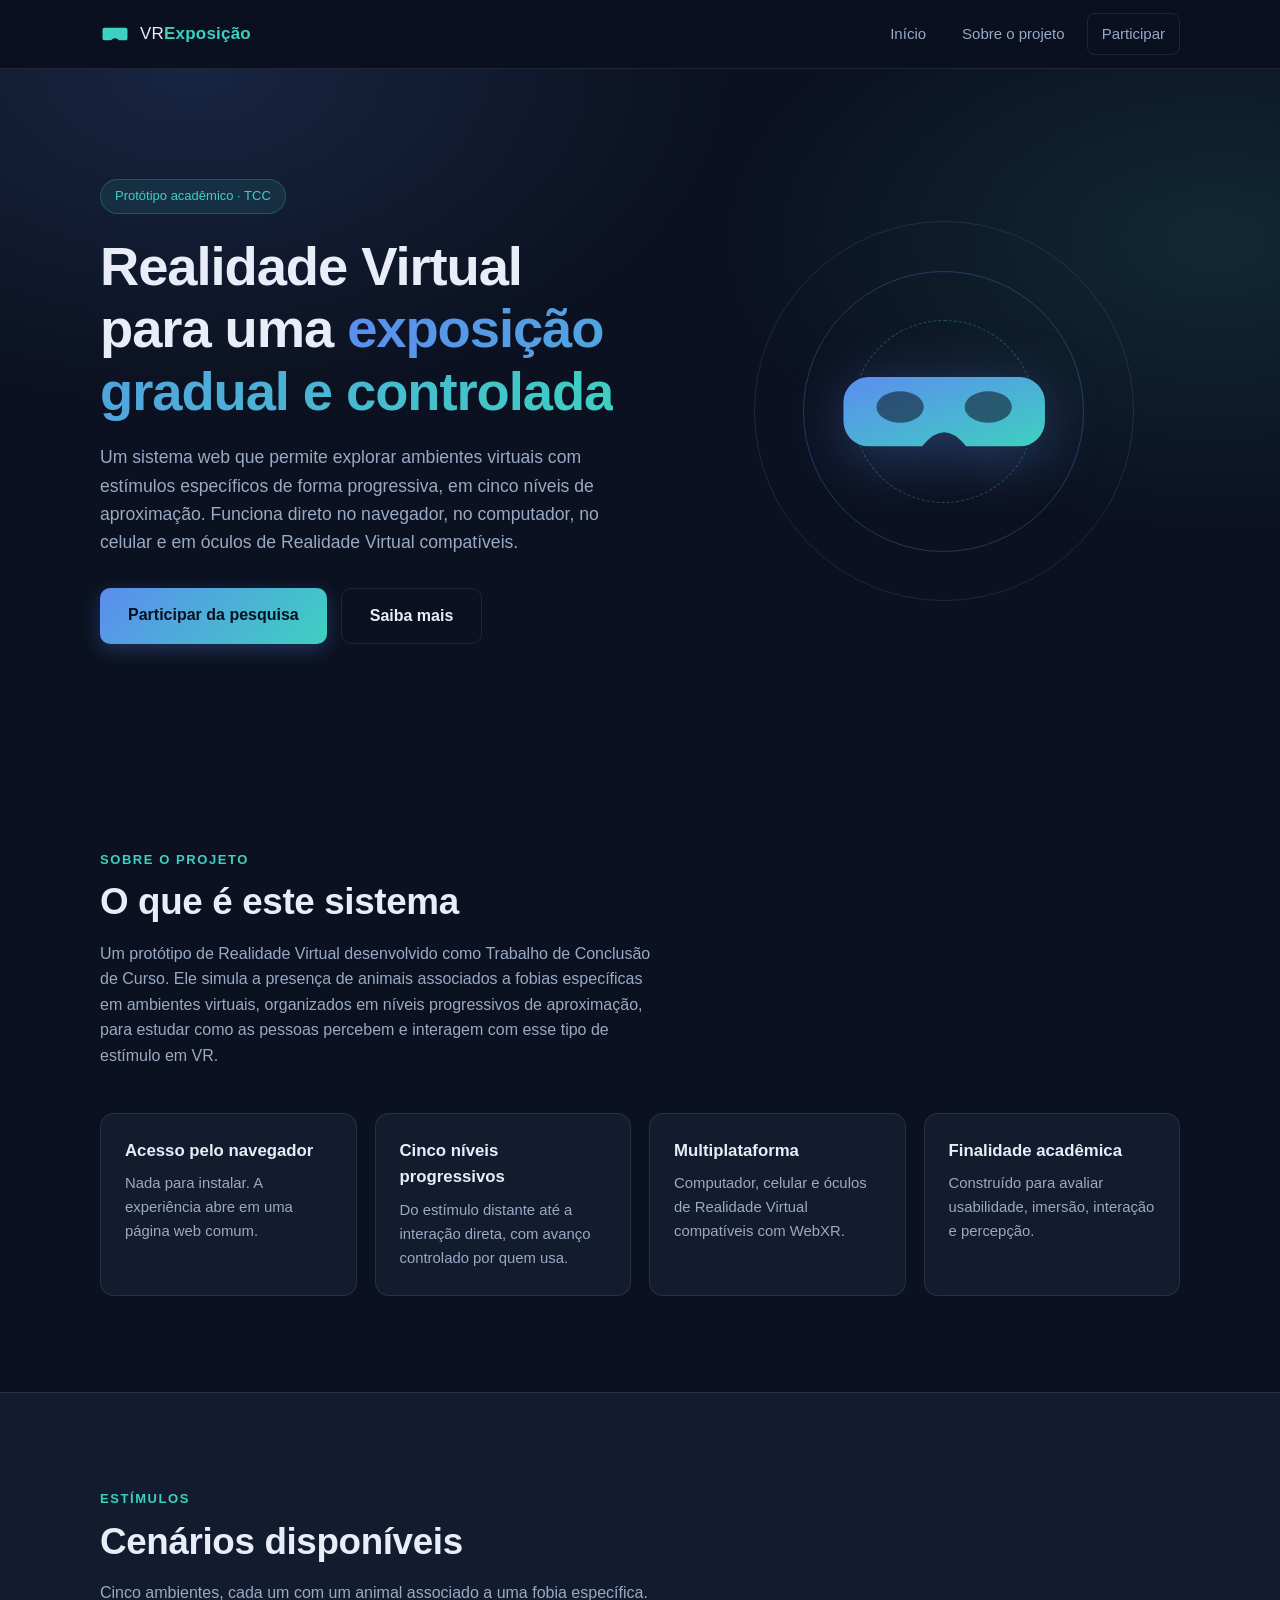
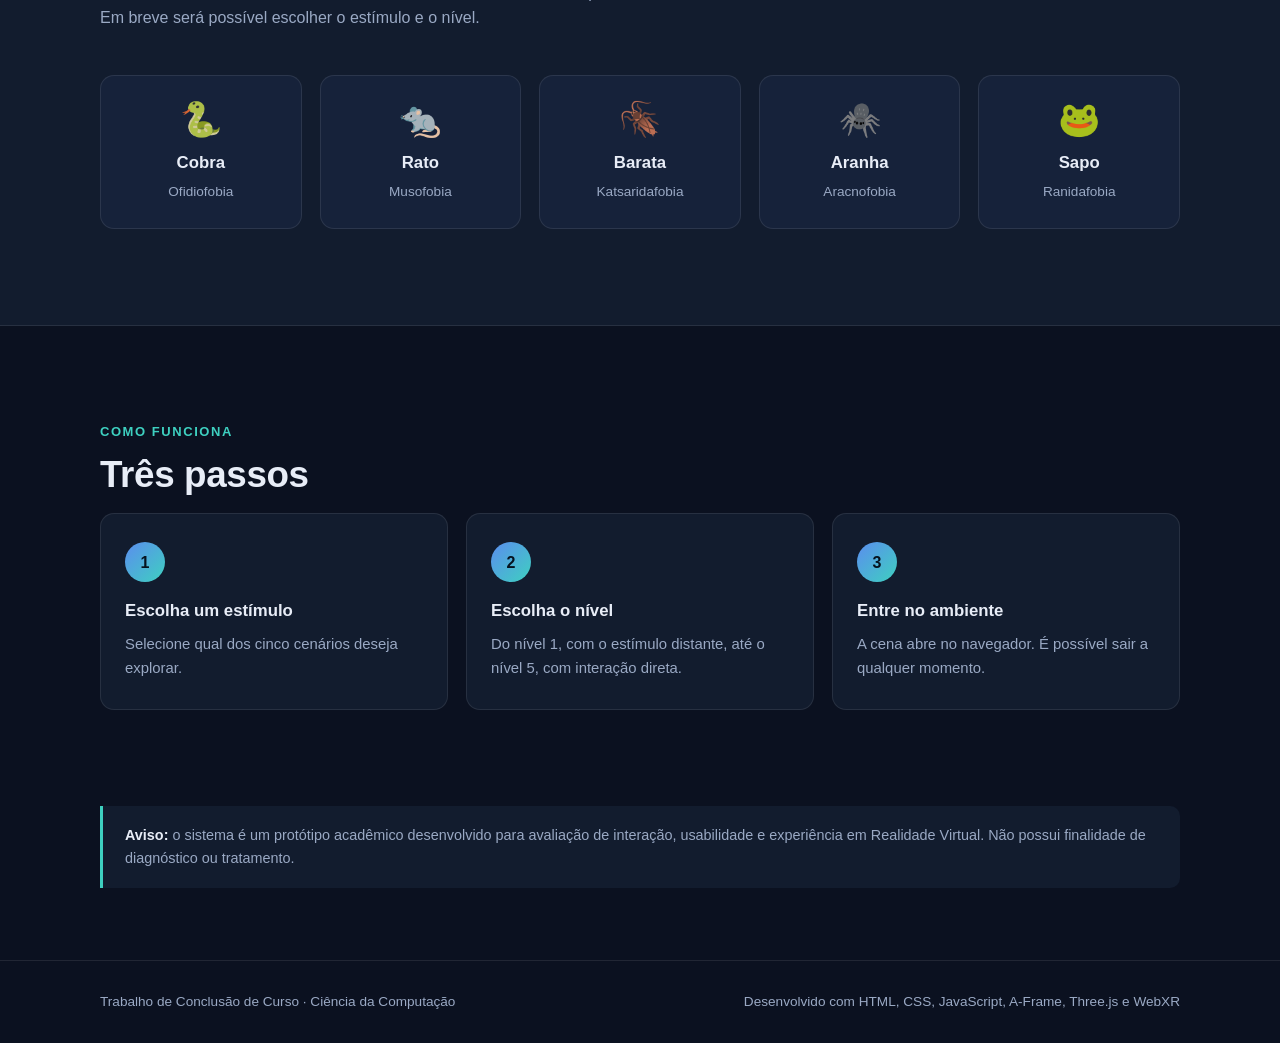
<file: index.html>
<!DOCTYPE html>
<html lang="pt-BR">
<head>
  <meta charset="UTF-8" />
  <meta name="viewport" content="width=device-width, initial-scale=1.0" />
  <meta name="description" content="Protótipo acadêmico de Realidade Virtual para navegador, com cenários de exposição gradual a estímulos associados a fobias específicas." />
  <title>VR Exposição Gradual | Protótipo Acadêmico</title>

  <!-- Favicon desenhado em SVG, embutido na propria pagina -->
  <link rel="icon" href="data:image/svg+xml,<svg xmlns='http://www.w3.org/2000/svg' viewBox='0 0 24 24'><path fill='%233ED0C0' d='M3.5 7h17a1.5 1.5 0 0 1 1.5 1.5v7a1.5 1.5 0 0 1-1.5 1.5h-5.2q-3.3-3.2-6.6 0H3.5A1.5 1.5 0 0 1 2 15.5v-7A1.5 1.5 0 0 1 3.5 7z'/></svg>" />

  <!-- Marca que o JavaScript está ativo (explicado no script.js) -->
  <script>document.documentElement.classList.add('js');</script>

  <!-- Primeiro o que e comum a todas as paginas, depois o especifico -->
  <link rel="stylesheet" href="base.css" />
  <link rel="stylesheet" href="inicio.css" />
</head>
<body>

  <!-- Atalho para quem navega pelo teclado ou usa leitor de tela -->
  <a class="pular" href="#conteudo">Pular para o conteúdo</a>

  <!-- ============ CABEÇALHO ============ -->
  <header class="cabecalho" id="inicio">
    <div class="container cabecalho__interno">

      <a class="logo" href="index.html">
        <!-- Ícone de óculos VR desenhado em SVG -->
        <svg class="logo__icone" viewBox="0 0 24 24" aria-hidden="true">
          <path d="M3.5 7h17a1.5 1.5 0 0 1 1.5 1.5v7a1.5 1.5 0 0 1-1.5 1.5h-5.2q-3.3-3.2-6.6 0H3.5A1.5 1.5 0 0 1 2 15.5v-7A1.5 1.5 0 0 1 3.5 7z" />
        </svg>
        <span class="logo__texto">VR<strong>Exposição</strong></span>
      </a>

      <!-- Botão que abre o menu no celular (controlado pelo script.js) -->
      <button class="menu-botao" id="menuBotao" aria-expanded="false" aria-controls="menu">
        <span class="menu-botao__barra"></span>
        <span class="menu-botao__barra"></span>
        <span class="menu-botao__barra"></span>
        <span class="sr-apenas">Abrir menu</span>
      </button>

      <nav class="menu" id="menu" aria-label="Navegação principal">
        <a href="#inicio">Início</a>
        <a href="#sobre">Sobre o projeto</a>
        <a href="cadastro.html" class="menu__destaque">Participar</a>
      </nav>

    </div>
  </header>

  <main id="conteudo">

    <!-- ============ HERO ============ -->
    <section class="hero">
      <div class="container hero__interno">

        <div class="hero__texto">
          <p class="selo">Protótipo acadêmico &middot; TCC</p>

          <h1 class="hero__titulo">
            Realidade Virtual para uma
            <span class="destaque">exposição gradual e controlada</span>
          </h1>

          <p class="hero__descricao">
            Um sistema web que permite explorar ambientes virtuais com estímulos
            específicos de forma progressiva, em cinco níveis de aproximação.
            Funciona direto no navegador, no computador, no celular e em óculos
            de Realidade Virtual compatíveis.
          </p>

          <div class="hero__botoes">
            <a class="botao botao--principal" href="cadastro.html">Participar da pesquisa</a>
            <a class="botao botao--secundario" href="#sobre">Saiba mais</a>
          </div>
        </div>

        <!-- Elemento visual: óculos VR em SVG com anéis animados -->
        <div class="hero__visual" aria-hidden="true">
          <span class="anel anel--1"></span>
          <span class="anel anel--2"></span>
          <span class="anel anel--3"></span>

          <svg class="oculos" viewBox="0 0 140 72">
            <defs>
              <linearGradient id="gradOculos" x1="0" y1="0" x2="1" y2="1">
                <stop offset="0%" stop-color="#5B8DEF" />
                <stop offset="100%" stop-color="#3ED0C0" />
              </linearGradient>
            </defs>
            <path
              d="M22 14 H118 A16 16 0 0 1 134 30 V42 A16 16 0 0 1 118 58 H84 Q70 40 56 58 H22 A16 16 0 0 1 6 42 V30 A16 16 0 0 1 22 14 Z"
              fill="url(#gradOculos)" />
            <ellipse cx="42" cy="33" rx="15" ry="10" fill="#0B1120" opacity="0.55" />
            <ellipse cx="98" cy="33" rx="15" ry="10" fill="#0B1120" opacity="0.55" />
          </svg>
        </div>

      </div>
    </section>

    <!-- ============ SOBRE O PROJETO ============ -->
    <section class="secao" id="sobre">
      <div class="container">

        <p class="secao__rotulo revelar">Sobre o projeto</p>
        <h2 class="secao__titulo revelar">O que é este sistema</h2>
        <p class="secao__texto revelar">
          Um protótipo de Realidade Virtual desenvolvido como Trabalho de
          Conclusão de Curso. Ele simula a presença de animais associados a
          fobias específicas em ambientes virtuais, organizados em níveis
          progressivos de aproximação, para estudar como as pessoas percebem e
          interagem com esse tipo de estímulo em VR.
        </p>

        <ul class="recursos">
          <li class="recurso revelar">
            <h3 class="recurso__titulo">Acesso pelo navegador</h3>
            <p class="recurso__texto">
              Nada para instalar. A experiência abre em uma página web comum.
            </p>
          </li>
          <li class="recurso revelar">
            <h3 class="recurso__titulo">Cinco níveis progressivos</h3>
            <p class="recurso__texto">
              Do estímulo distante até a interação direta, com avanço controlado
              por quem usa.
            </p>
          </li>
          <li class="recurso revelar">
            <h3 class="recurso__titulo">Multiplataforma</h3>
            <p class="recurso__texto">
              Computador, celular e óculos de Realidade Virtual compatíveis com
              WebXR.
            </p>
          </li>
          <li class="recurso revelar">
            <h3 class="recurso__titulo">Finalidade acadêmica</h3>
            <p class="recurso__texto">
              Construído para avaliar usabilidade, imersão, interação e
              percepção.
            </p>
          </li>
        </ul>

      </div>
    </section>

    <!-- ============ ESTÍMULOS ============ -->
    <section class="secao secao--alternada" id="estimulos">
      <div class="container">

        <p class="secao__rotulo revelar">Estímulos</p>
        <h2 class="secao__titulo revelar">Cenários disponíveis</h2>
        <p class="secao__texto revelar">
          Cinco ambientes, cada um com um animal associado a uma fobia
          específica. Em breve será possível escolher o estímulo e o nível.
        </p>

        <ul class="cards">
          <li class="card revelar">
            <span class="card__icone">🐍</span>
            <h3 class="card__titulo">Cobra</h3>
            <p class="card__texto">Ofidiofobia</p>
          </li>
          <li class="card revelar">
            <span class="card__icone">🐀</span>
            <h3 class="card__titulo">Rato</h3>
            <p class="card__texto">Musofobia</p>
          </li>
          <li class="card revelar">
            <span class="card__icone">🪳</span>
            <h3 class="card__titulo">Barata</h3>
            <p class="card__texto">Katsaridafobia</p>
          </li>
          <li class="card revelar">
            <span class="card__icone">🕷️</span>
            <h3 class="card__titulo">Aranha</h3>
            <p class="card__texto">Aracnofobia</p>
          </li>
          <li class="card revelar">
            <span class="card__icone">🐸</span>
            <h3 class="card__titulo">Sapo</h3>
            <p class="card__texto">Ranidafobia</p>
          </li>
        </ul>

      </div>
    </section>

    <!-- ============ COMO FUNCIONA ============ -->
    <section class="secao" id="como-funciona">
      <div class="container">

        <p class="secao__rotulo revelar">Como funciona</p>
        <h2 class="secao__titulo revelar">Três passos</h2>

        <ol class="passos">
          <li class="passo revelar">
            <span class="passo__numero">1</span>
            <h3 class="passo__titulo">Escolha um estímulo</h3>
            <p class="passo__texto">
              Selecione qual dos cinco cenários deseja explorar.
            </p>
          </li>
          <li class="passo revelar">
            <span class="passo__numero">2</span>
            <h3 class="passo__titulo">Escolha o nível</h3>
            <p class="passo__texto">
              Do nível 1, com o estímulo distante, até o nível 5, com interação
              direta.
            </p>
          </li>
          <li class="passo revelar">
            <span class="passo__numero">3</span>
            <h3 class="passo__titulo">Entre no ambiente</h3>
            <p class="passo__texto">
              A cena abre no navegador. É possível sair a qualquer momento.
            </p>
          </li>
        </ol>

      </div>
    </section>

    <!-- ============ AVISO ============ -->
    <section class="container">
      <p class="aviso revelar">
        <strong>Aviso:</strong> o sistema é um protótipo acadêmico desenvolvido
        para avaliação de interação, usabilidade e experiência em Realidade
        Virtual. Não possui finalidade de diagnóstico ou tratamento.
      </p>
    </section>

  </main>

  <!-- ============ RODAPÉ ============ -->
  <footer class="rodape">
    <div class="container rodape__interno">
      <p>Trabalho de Conclusão de Curso &middot; Ciência da Computação</p>
      <p>Desenvolvido com HTML, CSS, JavaScript, A-Frame, Three.js e WebXR</p>
    </div>
  </footer>

  <script src="base.js"></script>
</body>
</html>
</file>
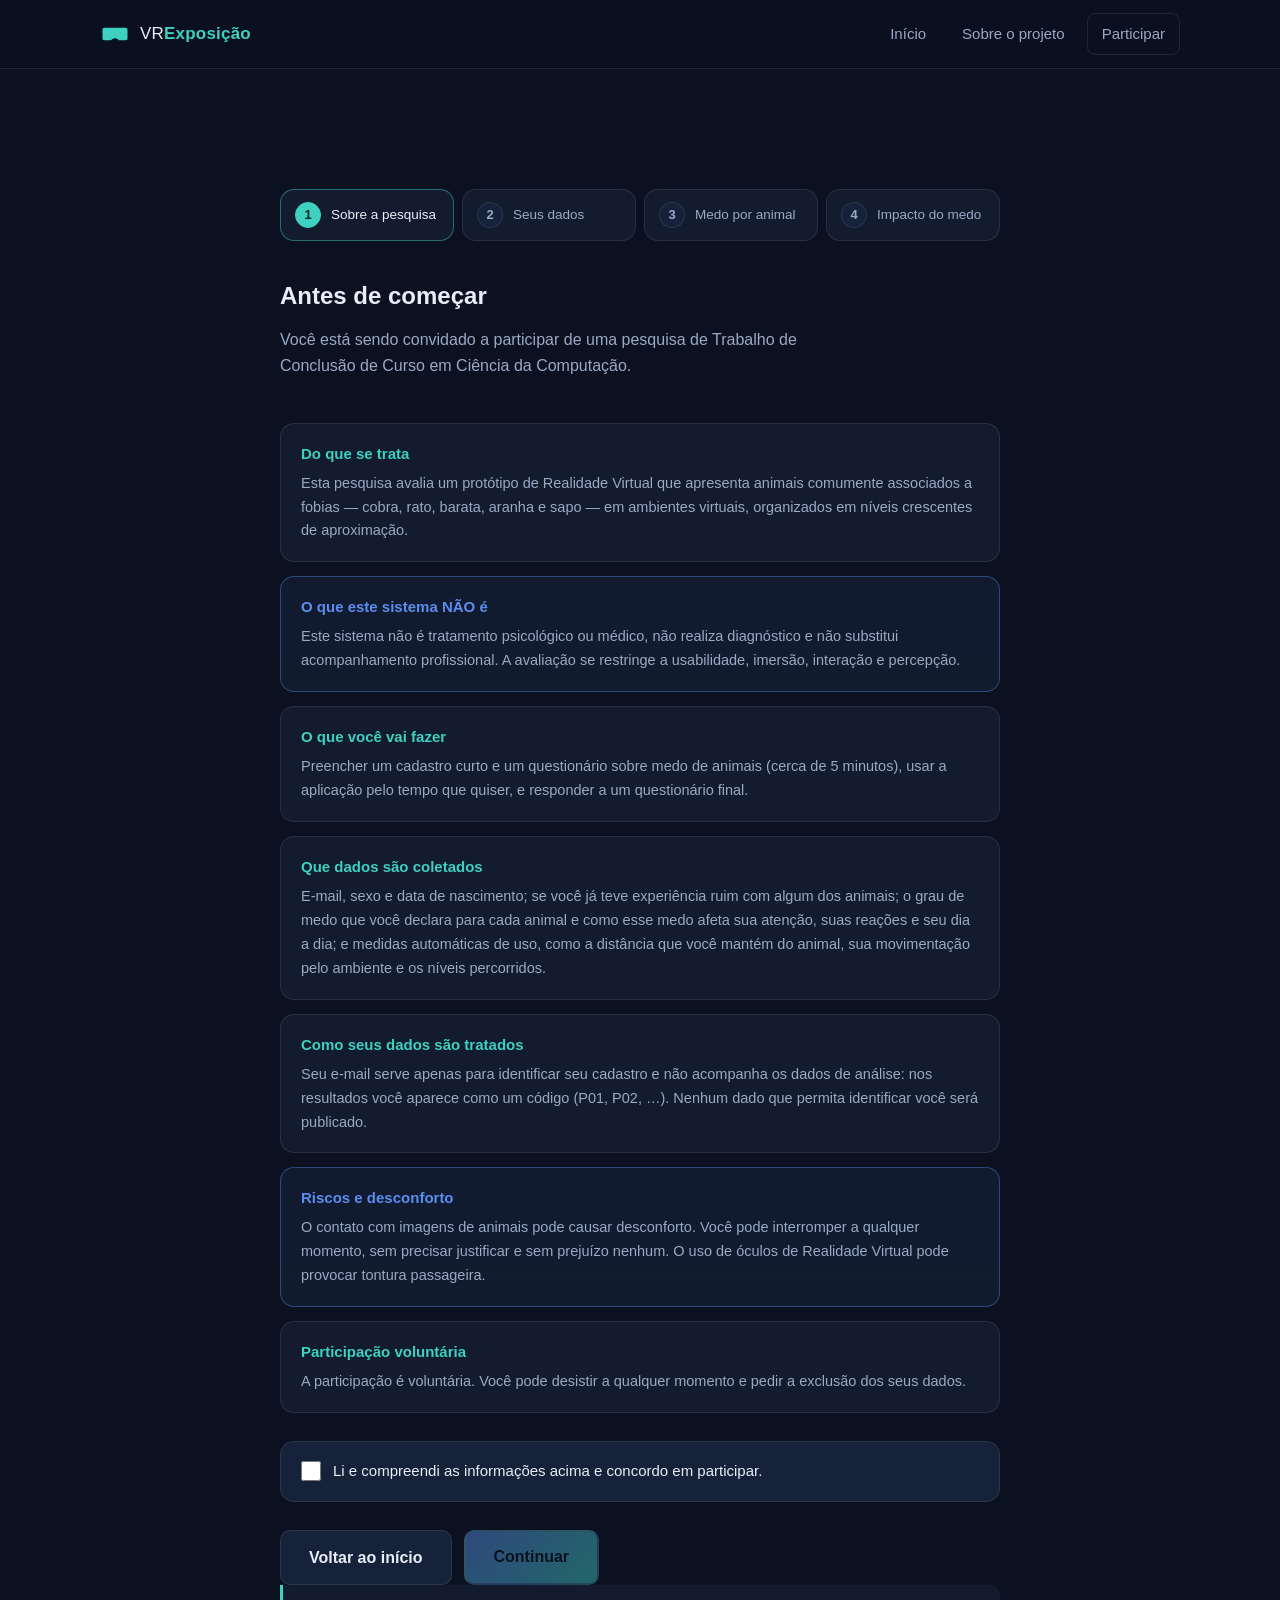
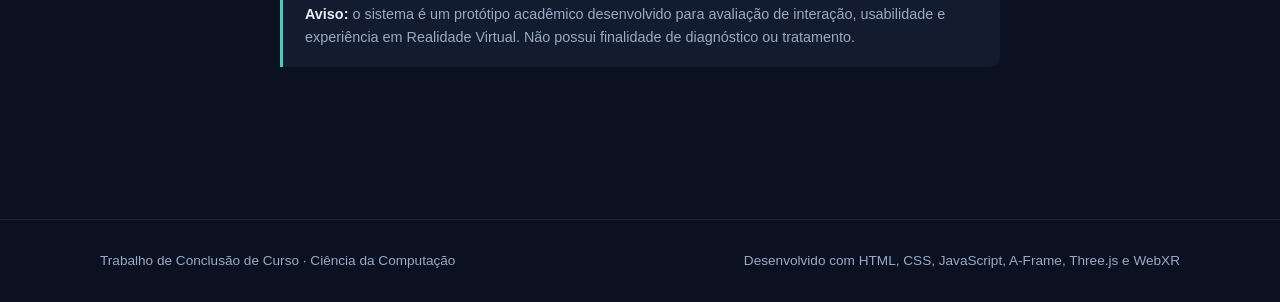
<file: cadastro.html>
<!DOCTYPE html>
<html lang="pt-BR">
<head>
  <meta charset="UTF-8" />
  <meta name="viewport" content="width=device-width, initial-scale=1.0" />
  <meta name="description" content="Cadastro e consentimento para participar da pesquisa sobre exposição gradual em Realidade Virtual." />
  <title>Participar da pesquisa | VR Exposição Gradual</title>

  <link rel="icon" href="data:image/svg+xml,<svg xmlns='http://www.w3.org/2000/svg' viewBox='0 0 24 24'><path fill='%233ED0C0' d='M3.5 7h17a1.5 1.5 0 0 1 1.5 1.5v7a1.5 1.5 0 0 1-1.5 1.5h-5.2q-3.3-3.2-6.6 0H3.5A1.5 1.5 0 0 1 2 15.5v-7A1.5 1.5 0 0 1 3.5 7z'/></svg>" />

  <script>document.documentElement.classList.add('js');</script>

  <link rel="stylesheet" href="base.css" />
  <link rel="stylesheet" href="cadastro.css" />
</head>
<body>

  <a class="pular" href="#conteudo">Pular para o conteúdo</a>

  <header class="cabecalho">
    <div class="container cabecalho__interno">

      <a class="logo" href="index.html">
        <svg class="logo__icone" viewBox="0 0 24 24" aria-hidden="true">
          <path d="M3.5 7h17a1.5 1.5 0 0 1 1.5 1.5v7a1.5 1.5 0 0 1-1.5 1.5h-5.2q-3.3-3.2-6.6 0H3.5A1.5 1.5 0 0 1 2 15.5v-7A1.5 1.5 0 0 1 3.5 7z" />
        </svg>
        <span class="logo__texto">VR<strong>Exposição</strong></span>
      </a>

      <button class="menu-botao" id="menuBotao" aria-expanded="false" aria-controls="menu">
        <span class="menu-botao__barra"></span>
        <span class="menu-botao__barra"></span>
        <span class="menu-botao__barra"></span>
        <span class="sr-apenas">Abrir menu</span>
      </button>

      <nav class="menu" id="menu" aria-label="Navegação principal">
        <a href="index.html">Início</a>
        <a href="index.html#sobre">Sobre o projeto</a>
        <a href="cadastro.html" class="menu__destaque" aria-current="page">Participar</a>
      </nav>

    </div>
  </header>

  <main id="conteudo" class="pagina-cadastro">
    <div class="container container--estreito">

      <!-- Trilha dos quatro passos. Quem está preenchendo um
           formulário precisa saber quanto falta. -->
      <ol class="trilha" id="trilha" aria-label="Etapas do cadastro">
        <li class="trilha__passo trilha__passo--atual" data-passo="1">
          <span class="trilha__numero">1</span>
          <span class="trilha__nome">Sobre a pesquisa</span>
        </li>
        <li class="trilha__passo" data-passo="2">
          <span class="trilha__numero">2</span>
          <span class="trilha__nome">Seus dados</span>
        </li>
        <li class="trilha__passo" data-passo="3">
          <span class="trilha__numero">3</span>
          <span class="trilha__nome">Medo por animal</span>
        </li>
        <li class="trilha__passo" data-passo="4">
          <span class="trilha__numero">4</span>
          <span class="trilha__nome">Impacto do medo</span>
        </li>
      </ol>

      <noscript>
        <p class="aviso">
          <strong>JavaScript desativado.</strong> Esta página monta o
          cadastro com JavaScript. Ative-o no navegador para participar.
        </p>
      </noscript>

      <!-- ===== PASSO 1: CONSENTIMENTO =====
           O conteúdo vem de pesquisa.js, que é o mesmo texto
           que vai no Apêndice A do TCC. -->
      <section class="passo passo--atual" id="passo1" aria-labelledby="tituloPasso1">
        <h1 class="titulo-pagina" id="tituloPasso1"></h1>
        <p class="secao__texto" id="resumoPesquisa"></p>

        <div class="blocos" id="blocosConsentimento"></div>

        <label class="concordo" for="concordo">
          <input type="checkbox" id="concordo" />
          <span class="concordo__texto" id="textoConcordo"></span>
        </label>

        <div class="acoes">
          <a class="botao botao--neutro" href="index.html">Voltar ao início</a>
          <button class="botao botao--principal botao--desativado"
                  id="irPasso2" type="button" disabled>
            Continuar
          </button>
        </div>
      </section>

      <!-- ===== PASSO 2: CADASTRO ===== -->
      <section class="passo" id="passo2" hidden aria-labelledby="tituloPasso2">
        <h2 class="titulo-pagina" id="tituloPasso2">Seus dados</h2>
        <p class="secao__texto">
          O e-mail serve só para identificar seu cadastro e não acompanha
          os dados de análise.
        </p>

        <form id="formularioCadastro" novalidate>
          <div class="campos" id="campos"></div>
        </form>

        <p class="erro" id="erroCadastro" role="alert" hidden></p>

        <div class="acoes">
          <button class="botao botao--neutro" id="voltarPasso1" type="button">
            Voltar
          </button>
          <button class="botao botao--principal" id="irPasso3" type="button">
            Continuar
          </button>
        </div>
      </section>

      <!-- ===== PASSO 3: MEDO POR ANIMAL (rastreio, parte 1) ===== -->
      <section class="passo" id="passo3" hidden aria-labelledby="tituloPasso3">
        <h2 class="titulo-pagina" id="tituloPasso3"></h2>
        <p class="secao__texto" id="instrucaoPasso3"></p>
        <p class="secao__texto">
          Não existe resposta certa. Responda pelo que você sente hoje.
        </p>

        <div class="escalas" id="escalas"></div>

        <p class="erro" id="erroEscala" role="alert" hidden></p>

        <div class="acoes">
          <button class="botao botao--neutro" id="voltarPasso2" type="button">
            Voltar
          </button>
          <button class="botao botao--principal" id="irPasso4" type="button">
            Continuar
          </button>
        </div>
      </section>

      <!-- ===== PASSO 4: IMPACTO DO MEDO (rastreio, parte 2) =====
           As frases falam do animal de maior nota no passo 3.
           Em caso de empate, a pessoa escolhe em qual pensar. -->
      <section class="passo" id="passo4" hidden aria-labelledby="tituloPasso4">
        <h2 class="titulo-pagina" id="tituloPasso4"></h2>
        <p class="secao__texto" id="instrucaoPasso4"></p>

        <div class="alvo" id="alvo"></div>

        <p class="legenda-impacto" id="legendaImpacto"></p>

        <div id="dimensoes"></div>

        <p class="erro" id="erroImpacto" role="alert" hidden></p>

        <div class="acoes">
          <button class="botao botao--neutro" id="voltarPasso3" type="button">
            Voltar
          </button>
          <button class="botao botao--principal" id="concluir" type="button">
            Concluir cadastro
          </button>
        </div>
      </section>

      <!-- ===== PRONTO ===== -->
      <section class="passo passo--fim" id="passoFim" hidden aria-labelledby="tituloFim">
        <h2 class="titulo-pagina" id="tituloFim">Cadastro concluído</h2>
        <p class="secao__texto" id="mensagemFim"></p>

        <p class="situacao" id="situacaoEnvio"></p>

        <div class="acoes">
          <a class="botao botao--principal" href="selecao.html">
            Ir para a experiência
          </a>
        </div>
      </section>

      <p class="aviso">
        <strong>Aviso:</strong> o sistema é um protótipo acadêmico
        desenvolvido para avaliação de interação, usabilidade e experiência
        em Realidade Virtual. Não possui finalidade de diagnóstico ou
        tratamento.
      </p>

    </div>
  </main>

  <footer class="rodape">
    <div class="container rodape__interno">
      <p>Trabalho de Conclusão de Curso &middot; Ciência da Computação</p>
      <p>Desenvolvido com HTML, CSS, JavaScript, A-Frame, Three.js e WebXR</p>
    </div>
  </footer>

  <script src="base.js"></script>
  <script src="dados.js"></script>
  <script src="pesquisa.js"></script>
  <script src="configuracao.js"></script>
  <script src="armazenamento.js"></script>
  <script src="cadastro.js"></script>
</body>
</html>
</file>
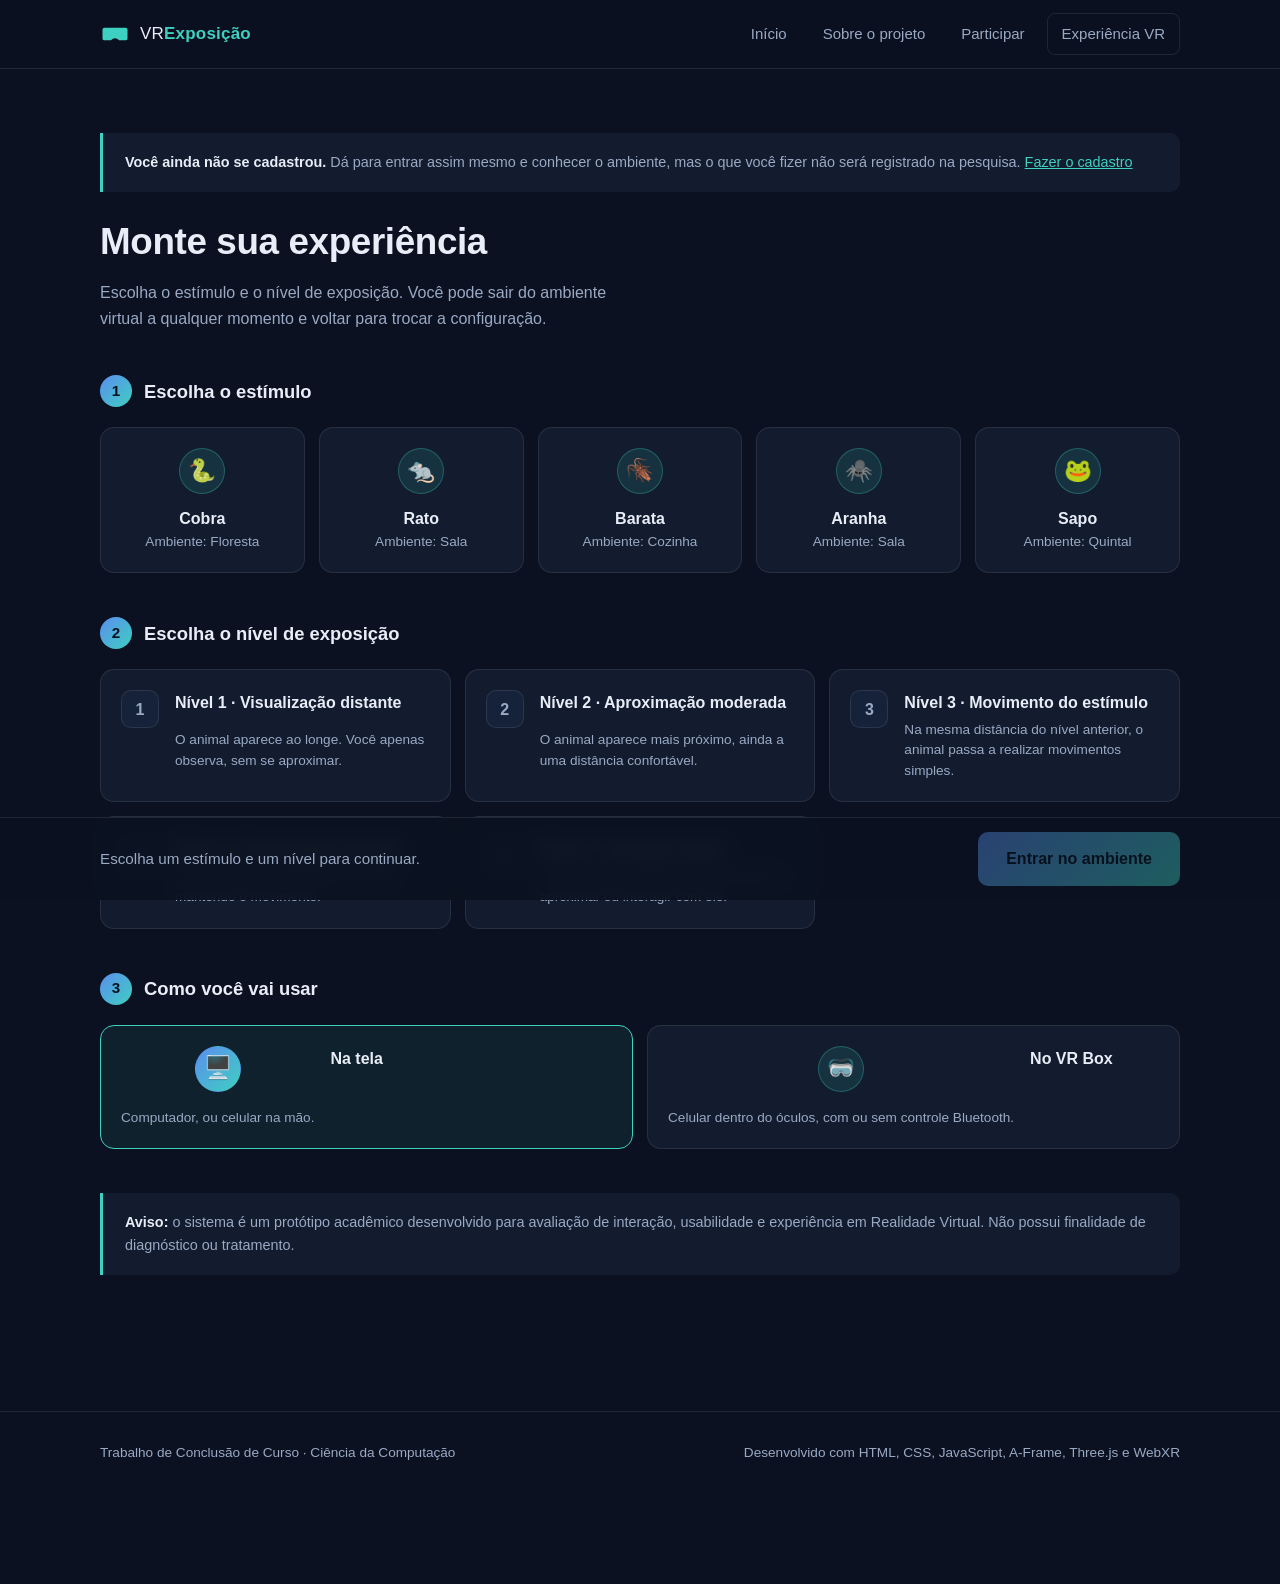
<file: experiencia.html>
<!DOCTYPE html>
<html lang="pt-BR">
<head>
  <meta charset="UTF-8" />
  <meta name="viewport" content="width=device-width, initial-scale=1.0" />
  <title>Experiência VR | Exposição Gradual</title>

  <link rel="icon" href="data:image/svg+xml,<svg xmlns='http://www.w3.org/2000/svg' viewBox='0 0 24 24'><path fill='%233ED0C0' d='M3.5 7h17a1.5 1.5 0 0 1 1.5 1.5v7a1.5 1.5 0 0 1-1.5 1.5h-5.2q-3.3-3.2-6.6 0H3.5A1.5 1.5 0 0 1 2 15.5v-7A1.5 1.5 0 0 1 3.5 7z'/></svg>" />

  <script src="https://aframe.io/releases/1.7.0/aframe.min.js"></script>

  <link rel="stylesheet" href="experiencia.css" />
</head>
<body>

<!-- =============================================================
     CAMADA DE HTML

     Sobrou quase nada aqui, e de propósito. Toda a informação da
     experiência — nível, instrução, tempo, animais encontrados,
     desconforto relatado — vive dentro da cena 3D, como objeto.

     Dois motivos. Dentro do óculos esta camada simplesmente não
     existe: o WebXR mostra apenas o mundo 3D, e tudo o que
     estivesse aqui desapareceria. E, mesmo fora do óculos, os
     painéis tapavam o cenário.

     Ficou só o controle de andar, porque ele não é informação: é
     uma superfície de toque, e um dedo precisa de uma área de
     tela de verdade para arrastar. O outro elemento em HTML é o
     botão de entrar em Realidade Virtual, criado pelo próprio
     A-Frame.
     ============================================================= -->
<div id="hud">

  <!-- ---------- CONTROLE DE ANDAR (celular) ----------
       No computador há teclado; aqui não. Arrastar o dedo a
       partir do centro anda naquela direção. Escondido por
       padrão: só aparece em aparelhos com toque.
       ------------------------------------------------------ -->
  <div class="controle-andar" id="controleAndar" hidden>
    <span class="controle-andar__manete"></span>
    <span class="controle-andar__rotulo">andar</span>
  </div>

</div>

<!-- =============================================================
     CENA 3D
     ============================================================= -->
<a-scene id="cena"
         background="color: #0C1016"
         device-orientation-permission-ui="
           deviceMotionMessage: Esta experiencia precisa de acesso aos sensores de movimento do seu aparelho para acompanhar para onde voce olha.;
           httpsMessage: Abra esta pagina por HTTPS para entrar no modo de Realidade Virtual e permitir o acesso aos sensores.;
           allowButtonText: Permitir;
           denyButtonText: Agora nao;
           cancelButtonText: Fechar">

  <!-- ===========================================================
       CENÁRIO

       Fica vazio no HTML. Quem monta é cenarios.js, conforme o
       animal escolhido: a cobra aparece numa floresta, a barata
       numa cozinha, a aranha e o rato numa sala, o sapo num
       quintal.

       As luzes também vêm de lá, porque cada ambiente pede a sua:
       a luz de uma cozinha não é a de uma mata.
       =========================================================== -->
  <a-entity id="cenario"></a-entity>

  <!-- ===========================================================
       OS ANIMAIS

       Também vazio: experiencia.js cria um grupo com a quantidade
       que o nível pede, cada um com a mesma estrutura de camadas
       de antes:

       .animal        onde ele está no mundo
       .animalGiro    o movimento contínuo (girar devagar, respirar)
       .animalReacao  o sobressalto ao ser tocado (Nível 5)
       .animalModelo  recebe o arquivo 3D, já redimensionado
       .animalApoio   caixa provisória, do tamanho real do animal

       O som fica fora do grupo, num elemento só: quinze fontes de
       áudio iguais viraria ruído, além de pesar.
       =========================================================== -->
  <a-entity id="animais"></a-entity>

  <a-entity id="somAnimal"
            sound="loop: true;
                   autoplay: false;
                   positional: true;
                   refDistance: 1;
                   rolloffFactor: 1;
                   maxDistance: 25;
                   volume: 0.9"></a-entity>

  <!-- ===========================================================
       USUÁRIO: rig + câmera + mira
       =========================================================== -->
  <a-entity id="rig" position="0 0 0" andar-toque medidor>

    <!-- ==========================================================
         SOM DO AMBIENTE

         Não tem posição: vem de todos os lados, como o rumor de
         um cômodo fechado. Fica preso ao rig, então acompanha
         quem usa.

         autoplay: false porque o navegador proíbe tocar áudio
         antes de a pessoa interagir com a página. Quem libera é
         o botão "Som".
         ========================================================== -->
    <a-entity id="somAmbiente"
              sound="src: url(assets/sounds/ambiente.wav);
                     loop: true;
                     autoplay: false;
                     positional: false;
                     volume: 0.35"></a-entity>

    <!-- ==========================================================
         CONSOLE DA EXPERIÊNCIA

         A interface vive DENTRO da cena 3D, e não numa camada
         de HTML por cima dela. Duas razões:

         1. Dentro do óculos a camada de HTML simplesmente não
            existe — o WebXR mostra apenas o mundo 3D. Quem
            entrava no óculos ficava sem nível, sem instrução e
            sem botão nenhum.

         2. Mesmo no computador, os painéis tapavam o cenário.

         O console é filho do rig, e não da câmera: ele acompanha
         a pessoa quando ela anda, mas NÃO gira junto com a
         cabeça. Interface colada no rosto causa enjoo em
         Realidade Virtual, e é por isso que nenhum óculos faz
         isso. Fica à esquerda, virado para quem usa, como um
         painel de instrumentos ao lado do corpo.
         ========================================================== -->
    <!-- A posição não foi escolhida no olho. Ela vem de três
         números: 32 graus à esquerda, 18 graus abaixo da linha
         dos olhos e 95 cm de distância — perto o bastante para
         ler, longe o bastante para não precisar focar, e dentro
         do giro de cabeça que uma pessoa faz sem incomodar.

         A rotação é a conta inversa: o painel gira os mesmos 32
         graus para encarar quem olha. Sem isso ele apareceria
         de esguelha e o texto ficaria ilegível. -->
    <a-entity id="consoleCena" position="-0.479 1.306 -0.766" rotation="-19 32 0">

      <a-entity id="painelConsole"
                position="0 0.06 0"
                console-cena="largura: 0.56; altura: 0.35"></a-entity>

      <!-- botões: cada um precisa ser um objeto separado, porque
           cada um recebe o próprio clique -->
      <a-entity id="btn3dProximo" class="botao3d interface"
                position="-0.145 -0.185 0"
                painel-texto="largura: 0.265; altura: 0.075; centralizar: true; texto: Próximo nível"></a-entity>

      <a-entity id="btn3dSom" class="botao3d interface"
                position="0.145 -0.185 0"
                painel-texto="largura: 0.265; altura: 0.075; centralizar: true; texto: Ativar som"></a-entity>

      <a-entity id="btn3dAjuda" class="botao3d interface"
                position="-0.145 -0.272 0"
                painel-texto="largura: 0.265; altura: 0.075; centralizar: true; texto: Ajuda"></a-entity>

      <a-entity id="btn3dAnsiedade" class="botao3d interface"
                position="0.145 -0.272 0"
                painel-texto="largura: 0.265; altura: 0.075; centralizar: true; texto: Como me sinto"></a-entity>

      <a-entity id="btn3dReiniciar" class="botao3d interface"
                position="-0.145 -0.359 0"
                painel-texto="largura: 0.265; altura: 0.075; centralizar: true; texto: Reiniciar"></a-entity>

      <a-entity id="btn3dSair" class="botao3d interface"
                position="0.145 -0.359 0"
                painel-texto="largura: 0.265; altura: 0.075; centralizar: true; texto: Sair"></a-entity>

    </a-entity>

    <!-- ==========================================================
         AVISO DE ABERTURA

         O console fica ao lado, fora do caminho do cenário — o
         que resolve a sobreposição, mas cria o risco de alguém
         entrar, olhar só para a frente e nunca perceber que há
         um painel à esquerda.

         Este aviso cobre esse buraco: aparece no centro, garante
         que a instrução seja lida, e some sozinho depois de
         alguns segundos, devolvendo a cena inteira.
         ========================================================== -->
    <a-entity id="avisoAbertura"
              position="0 1.45 -1.15"
              aviso-abertura
              painel-texto="largura: 0.90; altura: 0.34"></a-entity>

    <!-- ==========================================================
         AJUDA

         Aparece à frente quando pedida, e some ao ser tocada de
         novo. Fica no centro, e não ao lado: é texto para ler,
         não para consultar de canto de olho — e quem pediu ajuda
         parou de explorar o cenário de qualquer forma.
         ========================================================== -->
    <a-entity id="painelAjuda" visible="false"
              position="0 1.42 -1.10"
              class="interface"
              painel-texto="largura: 0.92; altura: 0.42"></a-entity>

    <!-- ==========================================================
         ESCALA DE DESCONFORTO (autorrelato de 0 a 10)

         Nenhum sensor mede desconforto: quem informa é a própria
         pessoa. Os onze botões são criados por experiencia.js, em
         duas fileiras — onze numa fileira só dariam 1,05 m de
         largura, o que não cabe na tela estreita de um celular.
         ========================================================== -->
    <a-entity id="escalaAnsiedade" visible="false"
              position="0 1.34 -1.10">

      <a-entity id="tituloEscala" class="interface"
                position="0 0.14 0"
                painel-texto="largura: 0.72; altura: 0.11; centralizar: true;
                              texto: Quanto desconforto você sente agora?"></a-entity>

      <a-entity id="botoesEscala"></a-entity>

    </a-entity>

    <!-- ==========================================================
         CONTROLES DE MÃO

         laser-controls faz parte do A-Frame: reconhece sozinho o
         controle do Quest, do Vive, do Windows MR e desenha um
         raio de mira. Sem óculos, estas entidades ficam inertes.
         ========================================================== -->
    <a-entity id="maoEsquerda"
              laser-controls="hand: left"
              raycaster="objects: .clicavel, .clicavel *, .alvo; far: 10"></a-entity>

    <a-entity id="maoDireita"
              laser-controls="hand: right"
              raycaster="objects: .clicavel, .clicavel *, .alvo; far: 10"></a-entity>

    <!-- ==========================================================
         PONTEIRO DA INTERFACE

         Dois apontadores, e não um, porque são duas coisas
         diferentes de apontar.

         ".clicavel *" (os filhos) é necessário: o raio do A-Frame
         só atinge a malha do PRÓPRIO elemento, e a raiz de um
         animal ou a dobradiça de uma porta não têm malha — ela fica
         no filho (o modelo, a tábua da porta). Só com ".clicavel" o
         raio não acertava animal nenhum, e tocar no animal no
         nível 5 não funcionava. O clique no filho sobe até a raiz,
         onde está quem o escuta.

         A MIRA (dentro da câmera) enxerga apenas .clicavel: os
         animais e as portas de armário. No celular ela seleciona
         pelo olhar demorado, que é a única forma de interagir
         quando não há onde clicar.

         O PONTEIRO enxerga apenas .interface: o console, os
         botões, a ajuda e a escala. Ele parte do dedo ou do
         mouse, nunca do centro da tela, e só dispara com um
         toque de verdade.

         A classe .interface marca o que é interface e nunca muda.
         Quem o apontador enxerga é .alvo, que entra e sai conforme
         o painel esteja aberto ou fechado — porque o A-Frame NÃO
         ignora objeto invisível no cálculo do raio, e um painel
         escondido na frente dos botões engolia o clique deles.

         A separação corrige um defeito grave. No celular o
         console fica centralizado, e a mira repousava em cima
         dele: depois de 1,2 segundo a seleção por olhar disparava
         sozinha o botão que estivesse no centro. Se calhasse de
         ser "Reiniciar", a página recarregava — e recarregava de
         novo, em laço, porque a mira voltava para o mesmo lugar.
         ========================================================== -->
    <a-entity id="ponteiro"
              cursor="rayOrigin: mouse; fuse: false"
              raycaster="objects: .alvo; far: 10"></a-entity>

    <a-camera
      id="camera"
      position="0 1.6 0"
      wasd-controls="acceleration: 10; fly: false"
      look-controls="pointerLockEnabled: false">
      <a-cursor
        id="mira"
        color="#3ED0C0"
        fuse="false"
        fuse-timeout="1200"
        raycaster="objects: .clicavel, .clicavel *; far: 30">
      </a-cursor>
    </a-camera>
  </a-entity>

</a-scene>

<script src="dados.js"></script>
<script src="pesquisa.js"></script>
<script src="configuracao.js"></script>
<script src="armazenamento.js"></script>
<script src="animador.js"></script>
<script src="painel.js"></script>
<script src="console.js"></script>
<script src="cenarios.js"></script>
<script src="descoberta.js"></script>
<script src="controles.js"></script>
<script src="metricas.js"></script>
<script src="comportamentos.js"></script>
<script src="joystick.js"></script>
<script src="vrbox.js"></script>
<script src="experiencia.js"></script>
</body>
</html>
</file>
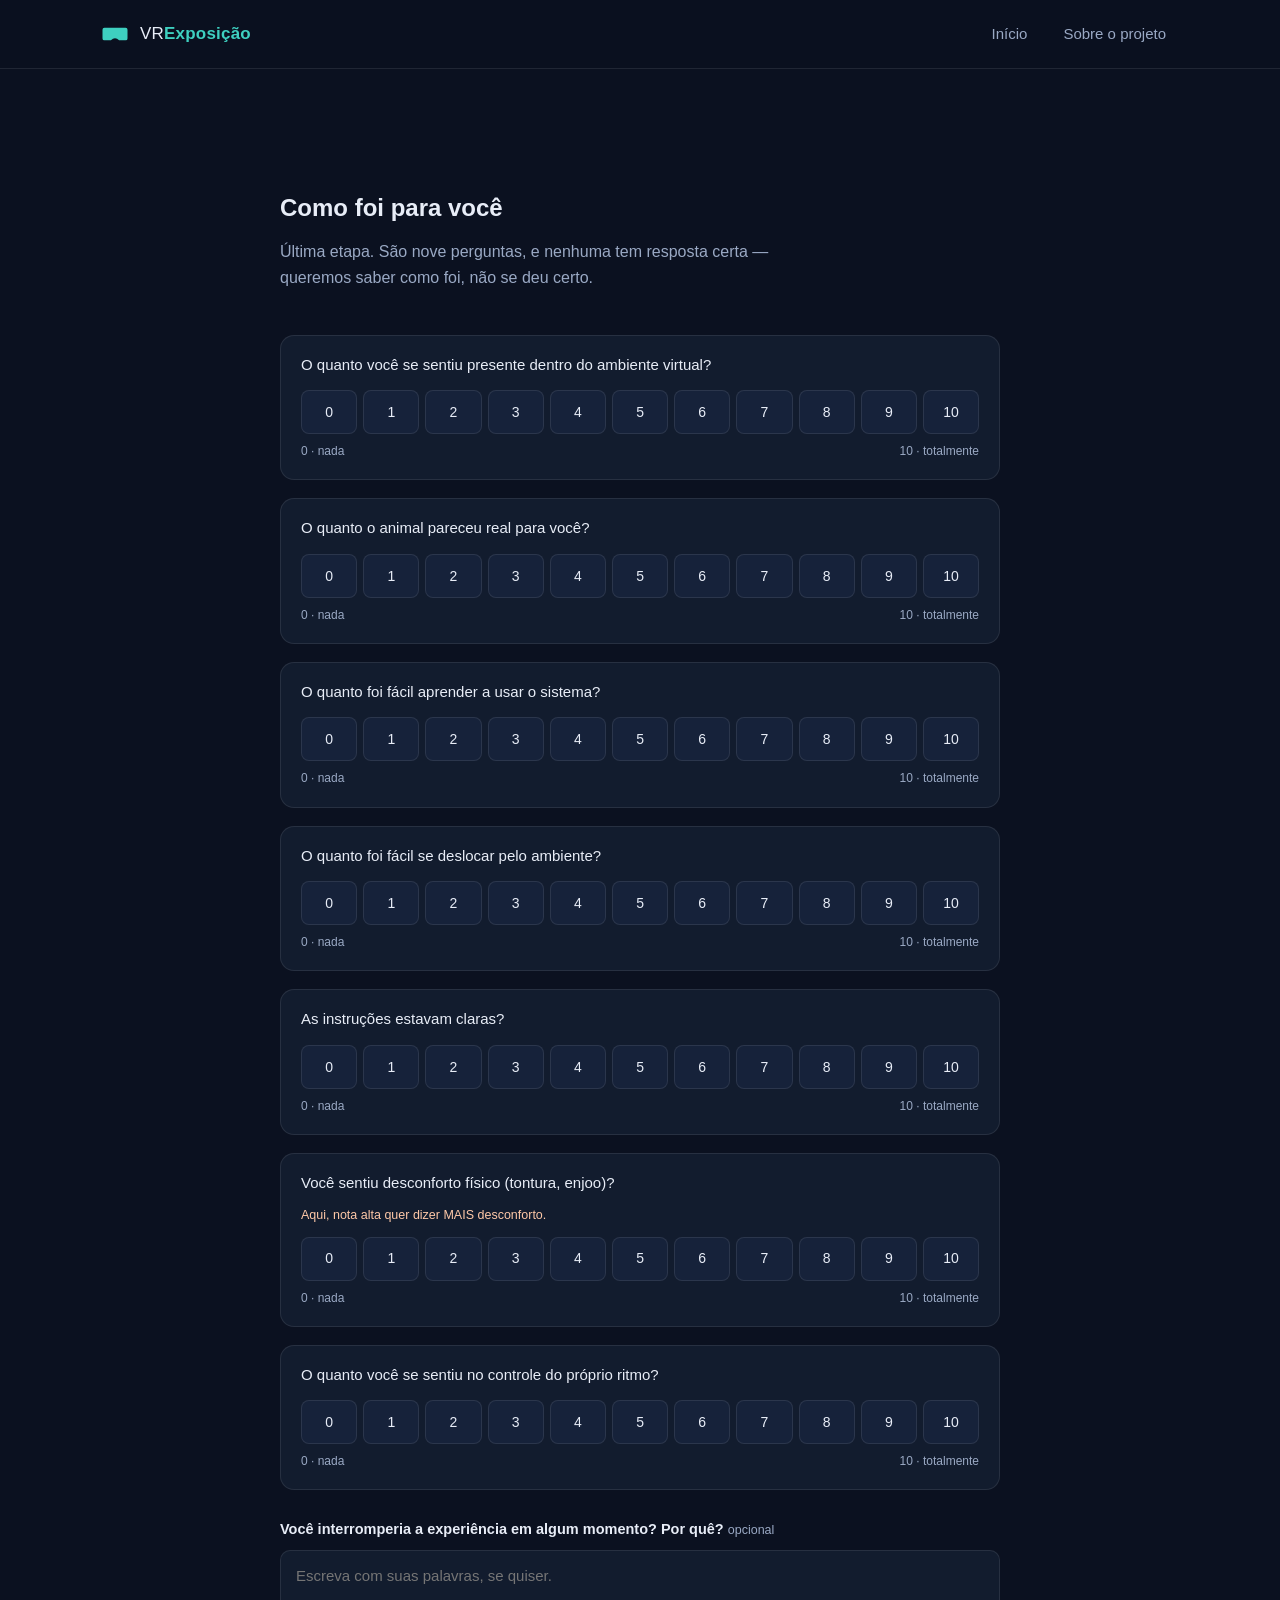
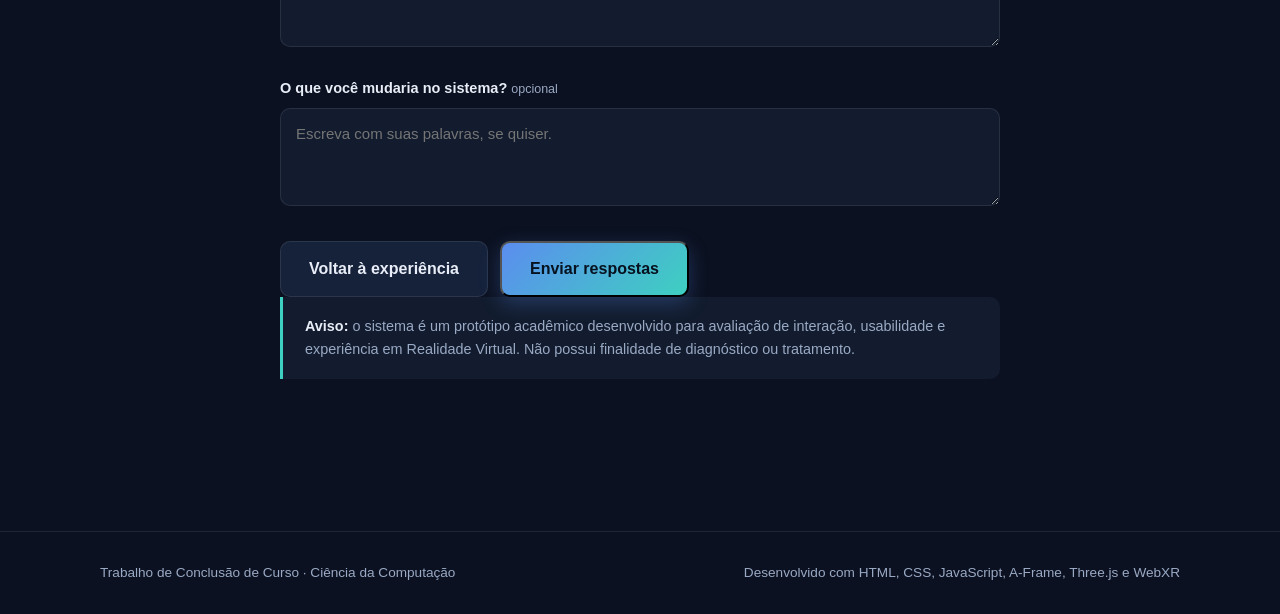
<file: final.html>
<!DOCTYPE html>
<html lang="pt-BR">
<head>
  <meta charset="UTF-8" />
  <meta name="viewport" content="width=device-width, initial-scale=1.0" />
  <meta name="description" content="Questionário de percepção depois da experiência em Realidade Virtual." />
  <title>Como foi para você | VR Exposição Gradual</title>

  <link rel="icon" href="data:image/svg+xml,<svg xmlns='http://www.w3.org/2000/svg' viewBox='0 0 24 24'><path fill='%233ED0C0' d='M3.5 7h17a1.5 1.5 0 0 1 1.5 1.5v7a1.5 1.5 0 0 1-1.5 1.5h-5.2q-3.3-3.2-6.6 0H3.5A1.5 1.5 0 0 1 2 15.5v-7A1.5 1.5 0 0 1 3.5 7z'/></svg>" />

  <script>document.documentElement.classList.add('js');</script>

  <link rel="stylesheet" href="base.css" />
  <link rel="stylesheet" href="cadastro.css" />
</head>
<body>

  <a class="pular" href="#conteudo">Pular para o conteúdo</a>

  <header class="cabecalho">
    <div class="container cabecalho__interno">

      <a class="logo" href="index.html">
        <svg class="logo__icone" viewBox="0 0 24 24" aria-hidden="true">
          <path d="M3.5 7h17a1.5 1.5 0 0 1 1.5 1.5v7a1.5 1.5 0 0 1-1.5 1.5h-5.2q-3.3-3.2-6.6 0H3.5A1.5 1.5 0 0 1 2 15.5v-7A1.5 1.5 0 0 1 3.5 7z" />
        </svg>
        <span class="logo__texto">VR<strong>Exposição</strong></span>
      </a>

      <button class="menu-botao" id="menuBotao" aria-expanded="false" aria-controls="menu">
        <span class="menu-botao__barra"></span>
        <span class="menu-botao__barra"></span>
        <span class="menu-botao__barra"></span>
        <span class="sr-apenas">Abrir menu</span>
      </button>

      <nav class="menu" id="menu" aria-label="Navegação principal">
        <a href="index.html">Início</a>
        <a href="index.html#sobre">Sobre o projeto</a>
      </nav>

    </div>
  </header>

  <main id="conteudo" class="pagina-cadastro">
    <div class="container container--estreito">

      <noscript>
        <p class="aviso">
          <strong>JavaScript desativado.</strong> Esta página monta o
          questionário com JavaScript. Ative-o no navegador para responder.
        </p>
      </noscript>

      <!-- ===== QUESTIONÁRIO ===== -->
      <section class="passo passo--atual" id="perguntas" aria-labelledby="tituloFinal">

        <h1 class="titulo-pagina" id="tituloFinal">Como foi para você</h1>
        <p class="secao__texto">
          Última etapa. São nove perguntas, e nenhuma tem resposta certa —
          queremos saber como foi, não se deu certo.
        </p>

        <!-- O que a pessoa acabou de fazer. Preenchido por final.js a
             partir do que ficou guardado da sessão. -->
        <p class="resumo-percurso" id="resumoPercurso"></p>

        <div class="escalas" id="escalasPercepcao"></div>

        <div class="abertas" id="abertas"></div>

        <p class="erro" id="erroFinal" role="alert" hidden></p>

        <div class="acoes">
          <a class="botao botao--neutro" href="selecao.html">
            Voltar à experiência
          </a>
          <button class="botao botao--principal" id="enviar" type="button">
            Enviar respostas
          </button>
        </div>
      </section>

      <!-- ===== FIM ===== -->
      <section class="passo passo--fim" id="agradecimento" hidden aria-labelledby="tituloFim">
        <h2 class="titulo-pagina" id="tituloFim">Obrigada!</h2>
        <p class="secao__texto" id="mensagemFim"></p>

        <p class="situacao" id="situacaoEnvio"></p>

        <div class="acoes">
          <a class="botao botao--principal" href="index.html">
            Voltar ao início
          </a>
        </div>
      </section>

      <p class="aviso">
        <strong>Aviso:</strong> o sistema é um protótipo acadêmico
        desenvolvido para avaliação de interação, usabilidade e experiência
        em Realidade Virtual. Não possui finalidade de diagnóstico ou
        tratamento.
      </p>

    </div>
  </main>

  <footer class="rodape">
    <div class="container rodape__interno">
      <p>Trabalho de Conclusão de Curso &middot; Ciência da Computação</p>
      <p>Desenvolvido com HTML, CSS, JavaScript, A-Frame, Three.js e WebXR</p>
    </div>
  </footer>

  <script src="base.js"></script>
  <script src="dados.js"></script>
  <script src="pesquisa.js"></script>
  <script src="configuracao.js"></script>
  <script src="armazenamento.js"></script>
  <script src="final.js"></script>
</body>
</html>
</file>
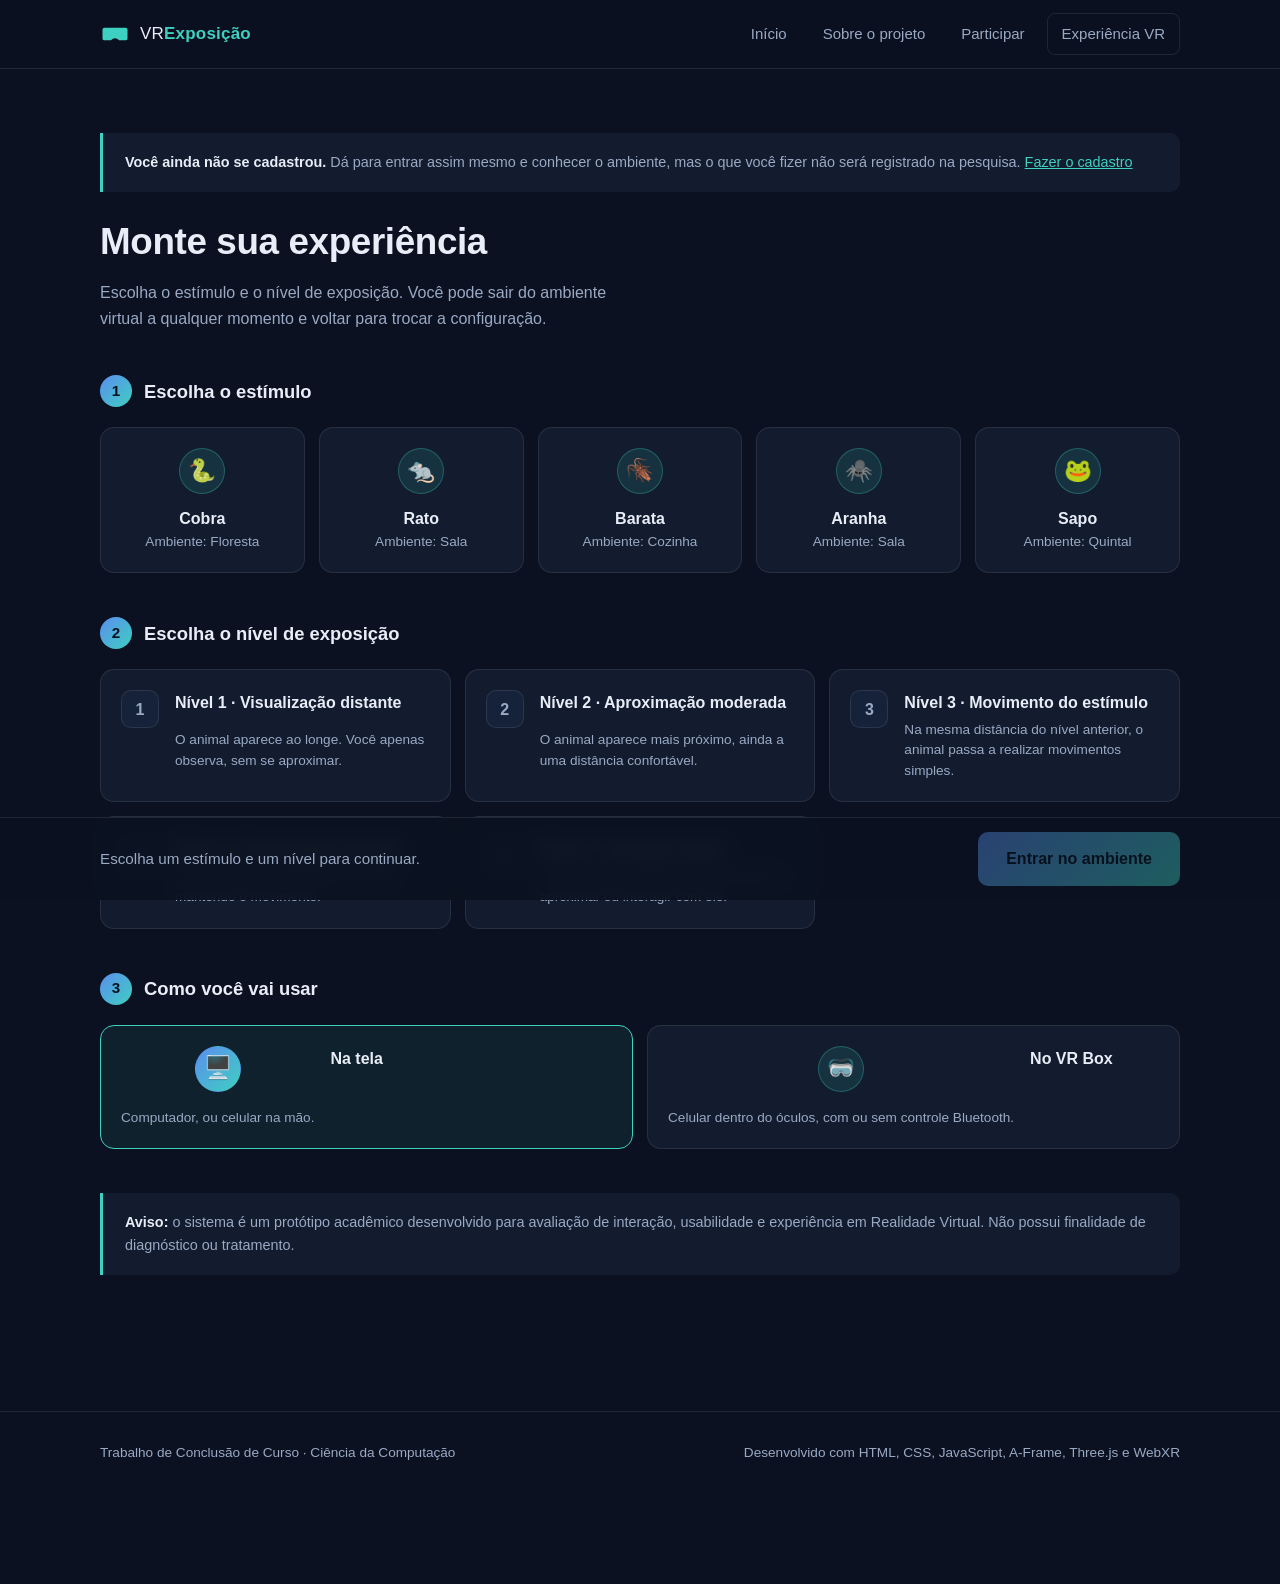
<file: selecao.html>
<!DOCTYPE html>
<html lang="pt-BR">
<head>
  <meta charset="UTF-8" />
  <meta name="viewport" content="width=device-width, initial-scale=1.0" />
  <meta name="description" content="Escolha o estímulo e o nível de exposição antes de entrar no ambiente virtual." />
  <title>Escolher experiência | VR Exposição Gradual</title>

  <link rel="icon" href="data:image/svg+xml,<svg xmlns='http://www.w3.org/2000/svg' viewBox='0 0 24 24'><path fill='%233ED0C0' d='M3.5 7h17a1.5 1.5 0 0 1 1.5 1.5v7a1.5 1.5 0 0 1-1.5 1.5h-5.2q-3.3-3.2-6.6 0H3.5A1.5 1.5 0 0 1 2 15.5v-7A1.5 1.5 0 0 1 3.5 7z'/></svg>" />

  <script>document.documentElement.classList.add('js');</script>

  <!-- Primeiro o que é comum a todas as páginas, depois o específico -->
  <link rel="stylesheet" href="base.css" />
  <link rel="stylesheet" href="selecao.css" />
</head>
<body>

  <a class="pular" href="#conteudo">Pular para o conteúdo</a>

  <header class="cabecalho">
    <div class="container cabecalho__interno">

      <a class="logo" href="index.html">
        <svg class="logo__icone" viewBox="0 0 24 24" aria-hidden="true">
          <path d="M3.5 7h17a1.5 1.5 0 0 1 1.5 1.5v7a1.5 1.5 0 0 1-1.5 1.5h-5.2q-3.3-3.2-6.6 0H3.5A1.5 1.5 0 0 1 2 15.5v-7A1.5 1.5 0 0 1 3.5 7z" />
        </svg>
        <span class="logo__texto">VR<strong>Exposição</strong></span>
      </a>

      <button class="menu-botao" id="menuBotao" aria-expanded="false" aria-controls="menu">
        <span class="menu-botao__barra"></span>
        <span class="menu-botao__barra"></span>
        <span class="menu-botao__barra"></span>
        <span class="sr-apenas">Abrir menu</span>
      </button>

      <nav class="menu" id="menu" aria-label="Navegação principal">
        <a href="index.html">Início</a>
        <a href="index.html#sobre">Sobre o projeto</a>
        <a href="cadastro.html">Participar</a>
        <a href="selecao.html" class="menu__destaque" aria-current="page">Experiência VR</a>
      </nav>

    </div>
  </header>

  <main id="conteudo" class="pagina-selecao">
    <div class="container">

      <h1 class="secao__titulo titulo-pagina">Monte sua experiência</h1>
      <p class="secao__texto">
        Escolha o estímulo e o nível de exposição. Você pode sair do ambiente
        virtual a qualquer momento e voltar para trocar a configuração.
      </p>

      <!-- Se o JavaScript não estiver disponível, as listas ficam vazias -->
      <noscript>
        <p class="aviso">
          <strong>JavaScript desativado.</strong> Esta página monta as opções
          com JavaScript. Ative-o no navegador para escolher o estímulo e o nível.
        </p>
      </noscript>

      <form id="formularioSelecao">

        <!-- ===== PASSO 1: ANIMAL ===== -->
        <fieldset class="grupo">
          <legend class="grupo__legenda">
            <span class="grupo__numero">1</span>
            Escolha o estímulo
          </legend>
          <!-- As opções são criadas por selecao.js a partir de dados.js -->
          <div class="opcoes opcoes--animais" id="listaAnimais"></div>
        </fieldset>

        <!-- ===== PASSO 2: NÍVEL ===== -->
        <fieldset class="grupo">
          <legend class="grupo__legenda">
            <span class="grupo__numero">2</span>
            Escolha o nível de exposição
          </legend>
          <div class="opcoes opcoes--niveis" id="listaNiveis"></div>
        </fieldset>

        <!-- ===== PASSO 3: COMO VAI USAR ===== -->
        <fieldset class="grupo">
          <legend class="grupo__legenda">
            <span class="grupo__numero">3</span>
            Como você vai usar
          </legend>
          <div class="opcoes opcoes--niveis">
            <label class="opcao opcao--nivel">
              <input class="opcao__input" type="radio" name="modo" value="tela" checked />
              <span class="opcao__conteudo">
                <span class="opcao__marca" aria-hidden="true">🖥️</span>
                <span class="opcao__nome">Na tela</span>
                <span class="opcao__detalhe">Computador, ou celular na mão.</span>
              </span>
            </label>
            <label class="opcao opcao--nivel">
              <input class="opcao__input" type="radio" name="modo" value="vrbox" />
              <span class="opcao__conteudo">
                <span class="opcao__marca" aria-hidden="true">🥽</span>
                <span class="opcao__nome">No VR Box</span>
                <span class="opcao__detalhe">Celular dentro do óculos, com ou sem controle Bluetooth.</span>
              </span>
            </label>
          </div>
        </fieldset>

      </form>

      <p class="aviso">
        <strong>Aviso:</strong> o sistema é um protótipo acadêmico desenvolvido
        para avaliação de interação, usabilidade e experiência em Realidade
        Virtual. Não possui finalidade de diagnóstico ou tratamento.
      </p>

    </div>
  </main>

  <footer class="rodape">
    <div class="container rodape__interno">
      <p>Trabalho de Conclusão de Curso &middot; Ciência da Computação</p>
      <p>Desenvolvido com HTML, CSS, JavaScript, A-Frame, Three.js e WebXR</p>
    </div>
  </footer>

  <!-- Barra fixa no rodapé com o resumo da escolha -->
  <div class="barra-resumo">
    <div class="container barra-resumo__interno">

      <p class="barra-resumo__texto" id="resumo" aria-live="polite">
        Escolha um estímulo e um nível para continuar.
      </p>

      <a class="botao botao--principal botao--desativado"
         id="botaoEntrar"
         aria-disabled="true">
        Entrar no ambiente
      </a>

    </div>
  </div>

  <script src="base.js"></script>
  <script src="dados.js"></script>
  <script src="configuracao.js"></script>
  <script src="armazenamento.js"></script>
  <script src="selecao.js"></script>
</body>
</html>
</file>
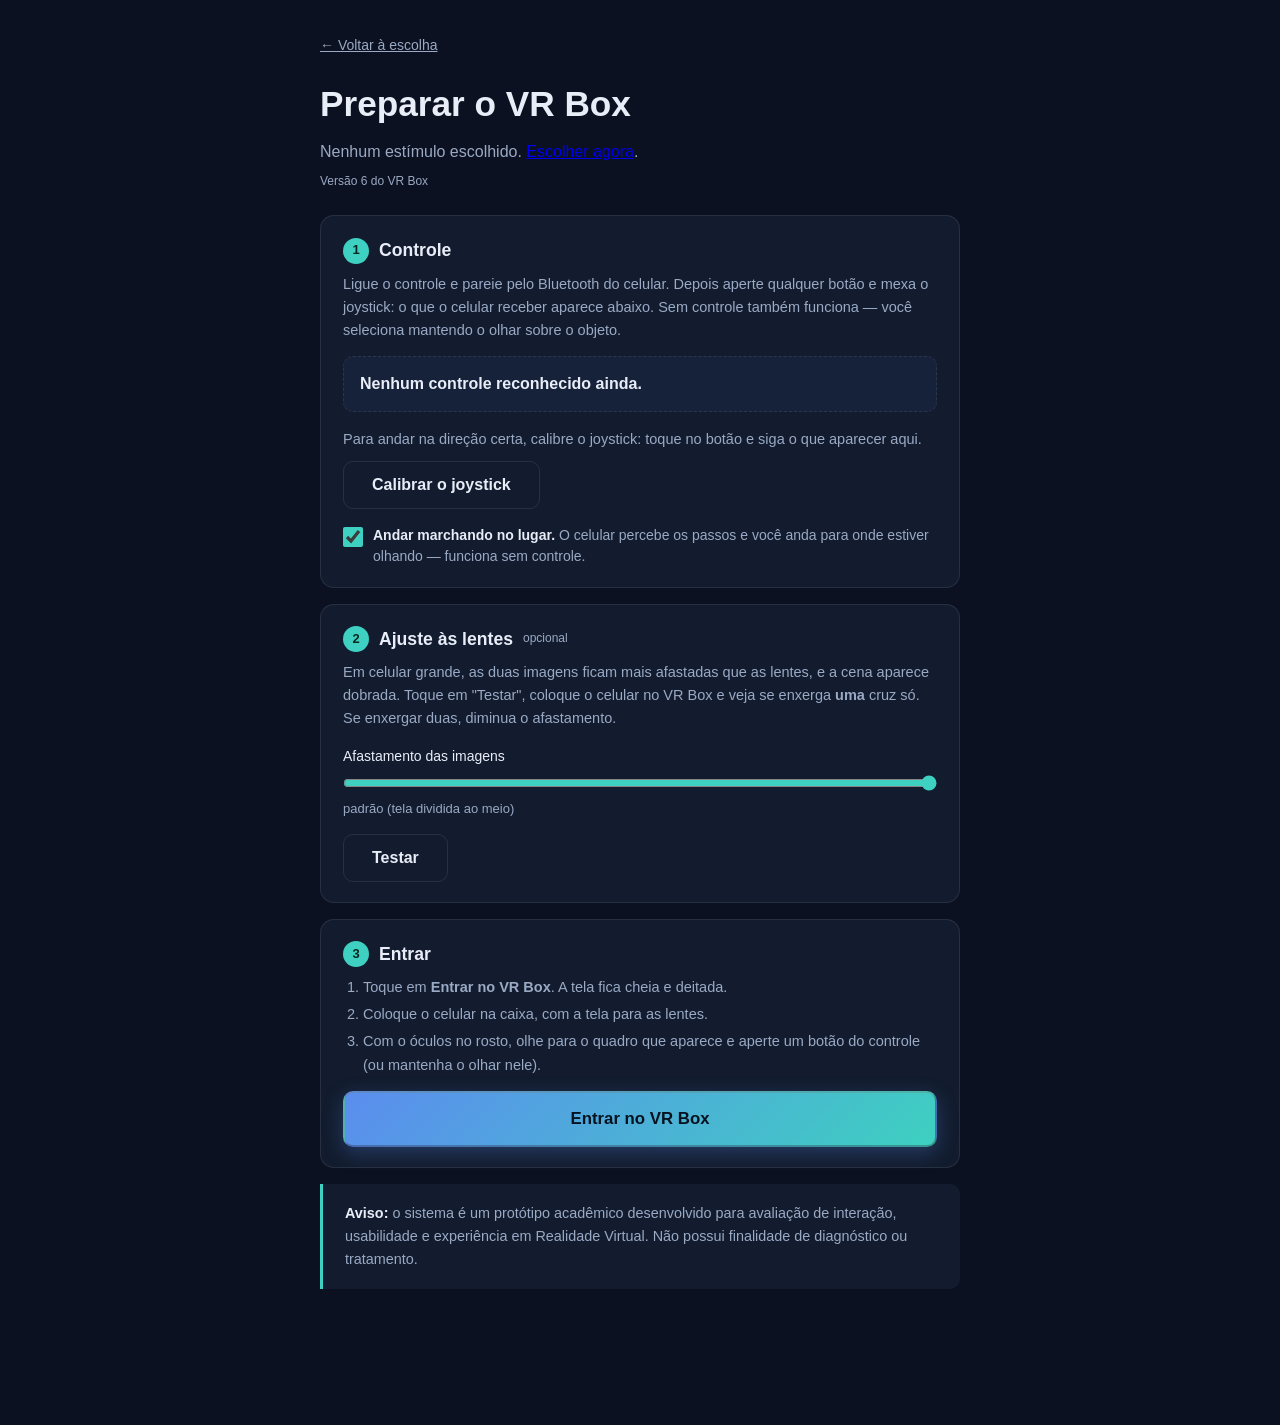
<file: vrbox.html>
<!DOCTYPE html>
<html lang="pt-BR">
<head>
  <meta charset="UTF-8" />
  <meta name="viewport" content="width=device-width, initial-scale=1.0, viewport-fit=cover" />
  <meta name="description" content="Preparar o celular e o controle para usar a experiência dentro do VR Box." />
  <meta name="theme-color" content="#000000" />
  <title>Preparar o VR Box | VR Exposição Gradual</title>

  <link rel="icon" href="data:image/svg+xml,<svg xmlns='http://www.w3.org/2000/svg' viewBox='0 0 24 24'><path fill='%233ED0C0' d='M3.5 7h17a1.5 1.5 0 0 1 1.5 1.5v7a1.5 1.5 0 0 1-1.5 1.5h-5.2q-3.3-3.2-6.6 0H3.5A1.5 1.5 0 0 1 2 15.5v-7A1.5 1.5 0 0 1 3.5 7z'/></svg>" />

  <script>document.documentElement.classList.add('js');</script>

  <link rel="stylesheet" href="base.css" />
  <link rel="stylesheet" href="vrbox.css" />
</head>
<body>

  <!-- =============================================================
       ESTA PÁGINA TEM DOIS MOMENTOS

       1. PREPARAÇÃO, com o celular na mão: testar o controle,
          ajustar as imagens às lentes e apertar "Entrar".

       2. PALCO, com o celular na caixa: a experiência roda num
          quadro (iframe) que ocupa a tela inteira.

       Por que um quadro, e não ir direto para a experiência:
       cada nível é uma página nova, e o navegador SAI da tela
       cheia a cada troca de página. A pessoa teria de tirar o
       celular da caixa a cada nível para tocar em "tela cheia" de
       novo. Com o quadro, quem está em tela cheia é esta página,
       que não muda; só o que está dentro dela troca.
       ============================================================= -->

  <main class="preparo" id="preparo">
    <div class="container preparo__interno">

      <a class="preparo__voltar" href="selecao.html">← Voltar à escolha</a>

      <h1 class="preparo__titulo">Preparar o VR Box</h1>
      <p class="preparo__escolha" id="escolha"></p>
      <!-- muda a cada envio: confirma que o celular baixou o código novo -->
      <p class="preparo__versao">Versão 6 do VR Box</p>

      <!-- ===== 1. CONTROLE ===== -->
      <section class="etapa">
        <h2 class="etapa__titulo"><span class="etapa__numero">1</span> Controle</h2>
        <p class="etapa__texto">
          Ligue o controle e pareie pelo Bluetooth do celular. Depois aperte
          qualquer botão e mexa o joystick: o que o celular receber aparece
          abaixo. Sem controle também funciona — você seleciona mantendo o
          olhar sobre o objeto.
        </p>
        <div class="controle" id="controle" aria-live="polite">
          <p class="controle__situacao" id="controleSituacao">
            Nenhum controle reconhecido ainda.
          </p>
          <p class="controle__detalhe" id="controleDetalhe"></p>
          <!-- tudo o que chegou, na ordem: diz em que modo o controle está -->
          <ol class="controle__registro" id="controleRegistro"></ol>
        </div>

        <!-- a direção certa: cada controle manda o joystick de um
             jeito, às vezes girado -->
        <div class="calibrar">
          <p class="etapa__texto calibrar__texto" id="calibrarTexto">
            Para andar na direção certa, calibre o joystick: toque no botão e
            siga o que aparecer aqui.
          </p>
          <div class="calibrar__acoes">
            <button class="botao botao--secundario" id="calibrar" type="button">
              Calibrar o joystick
            </button>
            <button class="calibrar__apagar" id="apagarCalibracao" type="button" hidden>
              apagar calibração
            </button>
          </div>
        </div>

        <label class="marcha">
          <input type="checkbox" id="marcha" checked />
          <span>
            <strong>Andar marchando no lugar.</strong> O celular percebe os
            passos e você anda para onde estiver olhando — funciona sem
            controle.
          </span>
        </label>
      </section>

      <!-- ===== 2. AJUSTE DAS IMAGENS ===== -->
      <section class="etapa">
        <h2 class="etapa__titulo"><span class="etapa__numero">2</span> Ajuste às lentes <span class="etapa__opcional">opcional</span></h2>
        <p class="etapa__texto">
          Em celular grande, as duas imagens ficam mais afastadas que as
          lentes, e a cena aparece dobrada. Toque em "Testar", coloque o
          celular no VR Box e veja se enxerga <strong>uma</strong> cruz só. Se
          enxergar duas, diminua o afastamento.
        </p>
        <label class="ajuste" for="separacao">
          <span>Afastamento das imagens</span>
          <input type="range" id="separacao" min="0.38" max="0.5" step="0.005" value="0.5" />
          <output id="separacaoValor">padrão</output>
        </label>
        <button class="botao botao--secundario" id="testarAjuste" type="button">
          Testar
        </button>
      </section>

      <!-- ===== 3. ENTRAR ===== -->
      <section class="etapa">
        <h2 class="etapa__titulo"><span class="etapa__numero">3</span> Entrar</h2>
        <ol class="etapa__lista">
          <li>Toque em <strong>Entrar no VR Box</strong>. A tela fica cheia e deitada.</li>
          <li>Coloque o celular na caixa, com a tela para as lentes.</li>
          <li>Com o óculos no rosto, olhe para o quadro que aparece e aperte um
              botão do controle (ou mantenha o olhar nele).</li>
        </ol>
        <button class="botao botao--principal preparo__entrar" id="entrar" type="button">
          Entrar no VR Box
        </button>
        <p class="etapa__nota" id="notaAparelho"></p>
      </section>

      <p class="aviso">
        <strong>Aviso:</strong> o sistema é um protótipo acadêmico desenvolvido
        para avaliação de interação, usabilidade e experiência em Realidade
        Virtual. Não possui finalidade de diagnóstico ou tratamento.
      </p>
    </div>
  </main>

  <!-- ===== PALCO: onde a experiência roda ===== -->
  <div class="palco" id="palco" hidden>
    <iframe class="palco__quadro" id="quadro" title="Experiência em Realidade Virtual"
            allow="fullscreen; gamepad; screen-wake-lock; accelerometer; gyroscope; magnetometer; autoplay; xr-spatial-tracking"></iframe>

    <!-- aparece se a tela cheia cair (gesto de voltar, notificação) -->
    <button class="palco__retomar" id="retomar" type="button" hidden>
      Toque para voltar à tela cheia
    </button>
  </div>

  <!-- ===== TESTE DO AJUSTE: duas cruzes ===== -->
  <div class="teste-ajuste" id="testeAjuste" hidden>
    <span class="teste-ajuste__cruz" id="cruzEsquerda"></span>
    <span class="teste-ajuste__cruz" id="cruzDireita"></span>
    <p class="teste-ajuste__texto">Toque na tela para voltar</p>
  </div>

  <script src="dados.js"></script>
  <script src="joystick.js"></script>
  <script src="vrbox-entrada.js"></script>
</body>
</html>
</file>
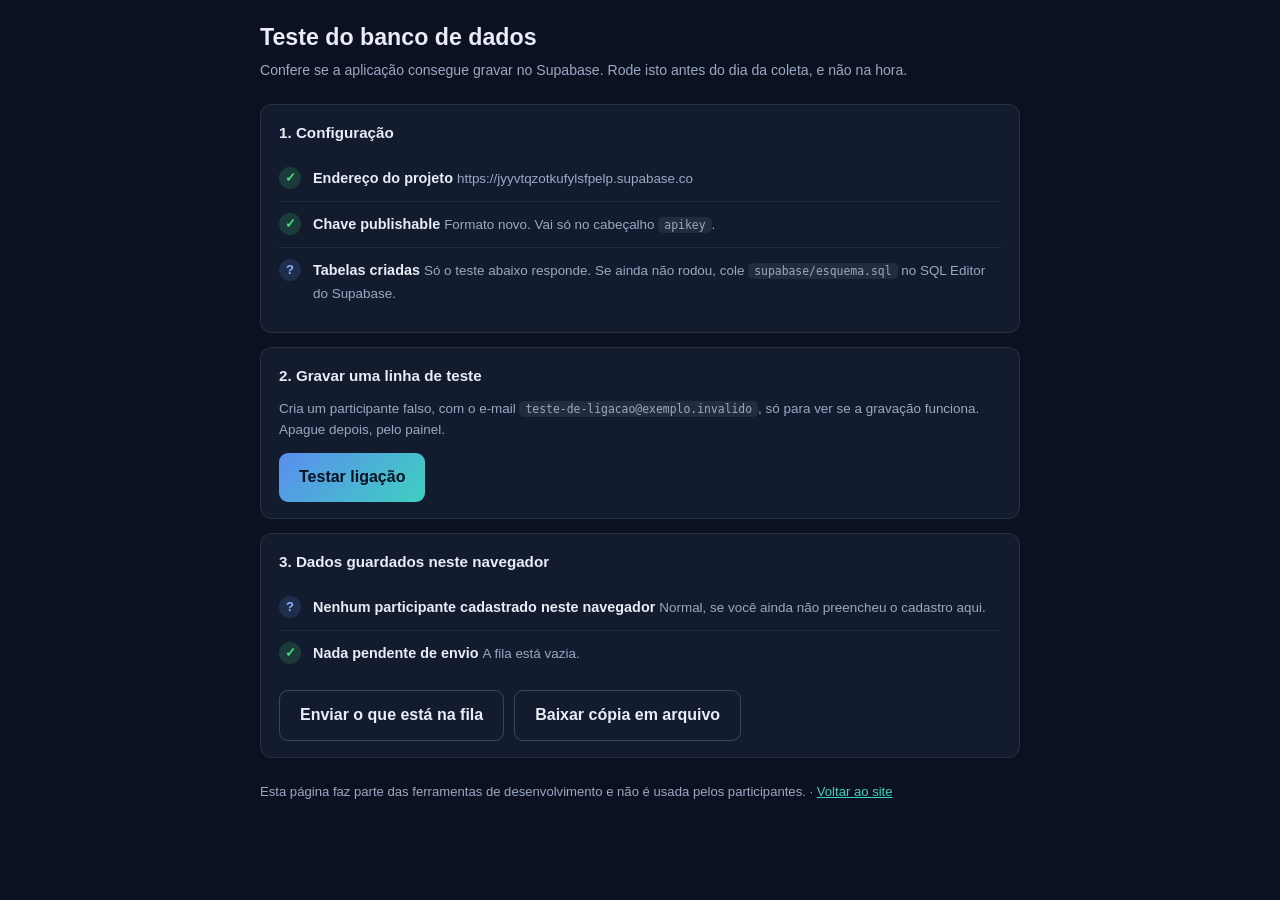
<file: ferramentas/teste-banco.html>
<!DOCTYPE html>
<html lang="pt-BR">
<head>
<meta charset="UTF-8" />
<meta name="viewport" content="width=device-width, initial-scale=1.0" />
<title>Teste do banco de dados | Diagnóstico</title>
<link rel="icon" href="data:image/svg+xml,<svg xmlns='http://www.w3.org/2000/svg' viewBox='0 0 24 24'><path fill='%234ADE80' d='M5 12l5 5L20 7' stroke='%234ADE80' stroke-width='2' fill='none'/></svg>" />
<style>
  * { margin: 0; padding: 0; box-sizing: border-box; }
  body {
    background: #0B1120; color: #E8EDF7; line-height: 1.55;
    font-family: -apple-system, BlinkMacSystemFont, "Segoe UI", Roboto, Arial, sans-serif;
    padding: 20px 16px 60px;
  }
  main { max-width: 760px; margin: 0 auto; }
  h1 { font-size: 1.45rem; margin-bottom: 4px; }
  .sub { color: #9AA9C4; font-size: 0.88rem; margin-bottom: 22px; }
  .caixa {
    background: #121C2E; border: 1px solid rgba(255,255,255,0.09);
    border-radius: 12px; padding: 16px 18px; margin-bottom: 14px;
  }
  h2 { font-size: 0.95rem; margin-bottom: 12px; }

  button {
    font: inherit; font-weight: 600; padding: 12px 20px; border: 0;
    border-radius: 9px; cursor: pointer;
    background-image: linear-gradient(135deg, #5B8DEF, #3ED0C0); color: #06121F;
  }
  button:disabled { opacity: 0.4; cursor: not-allowed; }
  button.secundario {
    background: transparent; border: 1px solid rgba(255,255,255,0.18);
    color: #E8EDF7;
  }
  .botoes { display: flex; gap: 10px; flex-wrap: wrap; }

  /* ---------- lista de conferência ---------- */
  .item {
    display: flex; gap: 12px; align-items: flex-start;
    padding: 11px 0; border-top: 1px solid rgba(255,255,255,0.07);
  }
  .item:first-of-type { border-top: 0; }
  .marca {
    flex-shrink: 0; width: 22px; height: 22px; border-radius: 50%;
    display: grid; place-items: center; font-size: 13px; font-weight: 700;
  }
  .ok     { background: rgba(74,222,128,0.16); color: #4ADE80; }
  .falta  { background: rgba(239,91,91,0.16);  color: #FF8B8B; }
  .talvez { background: rgba(91,141,239,0.16); color: #8FB4FF; }
  .item__texto { font-size: 0.9rem; }
  .item__nome { font-weight: 600; }
  .item__detalhe { color: #9AA9C4; font-size: 0.84rem; margin-top: 2px; }

  code {
    font-family: ui-monospace, "SF Mono", Menlo, Consolas, monospace;
    background: rgba(255,255,255,0.07); padding: 1px 6px; border-radius: 5px;
    font-size: 0.85em; word-break: break-all;
  }
  pre {
    background: #0B1120; border: 1px solid rgba(255,255,255,0.09);
    border-radius: 8px; padding: 12px; overflow-x: auto;
    font-family: ui-monospace, "SF Mono", Menlo, Consolas, monospace;
    font-size: 0.8rem; color: #9AA9C4; margin-top: 10px;
  }

  .resposta { margin-top: 14px; padding: 14px 16px; border-radius: 10px; font-size: 0.92rem; }
  .resposta--ok   { background: rgba(74,222,128,0.1);  border: 1px solid rgba(74,222,128,0.4);  color: #B6F2CE; }
  .resposta--erro { background: rgba(239,91,91,0.1);   border: 1px solid rgba(239,91,91,0.4);   color: #FFB4B4; }
  .resposta--aviso{ background: rgba(91,141,239,0.1);  border: 1px solid rgba(91,141,239,0.4);  color: #C2D5FA; }
  .resposta strong { display: block; margin-bottom: 4px; }
  .resposta p + p { margin-top: 8px; }

  a { color: #3ED0C0; }
  .rodape { margin-top: 24px; font-size: 0.82rem; color: #9AA9C4; }
</style>
</head>
<body>
<main>

  <h1>Teste do banco de dados</h1>
  <p class="sub">
    Confere se a aplicação consegue gravar no Supabase. Rode isto antes do
    dia da coleta, e não na hora.
  </p>

  <!-- ===== 1. CONFERÊNCIA DA CONFIGURAÇÃO ===== -->
  <section class="caixa">
    <h2>1. Configuração</h2>
    <div id="conferencia"></div>
  </section>

  <!-- ===== 2. TESTE DE GRAVAÇÃO ===== -->
  <section class="caixa">
    <h2>2. Gravar uma linha de teste</h2>
    <p class="item__detalhe" style="margin-bottom:12px">
      Cria um participante falso, com o e-mail
      <code>teste-de-ligacao@exemplo.invalido</code>, só para ver se a
      gravação funciona. Apague depois, pelo painel.
    </p>
    <div class="botoes">
      <button id="testar">Testar ligação</button>
    </div>
    <div id="resultado"></div>
  </section>

  <!-- ===== 3. O QUE ESTÁ GUARDADO NESTE NAVEGADOR ===== -->
  <section class="caixa">
    <h2>3. Dados guardados neste navegador</h2>
    <div id="local"></div>
    <div class="botoes" style="margin-top:14px">
      <button class="secundario" id="sincronizar">Enviar o que está na fila</button>
      <button class="secundario" id="baixar">Baixar cópia em arquivo</button>
    </div>
    <div id="resultadoLocal"></div>
  </section>

  <p class="rodape">
    Esta página faz parte das ferramentas de desenvolvimento e não é usada
    pelos participantes. &middot; <a href="../index.html">Voltar ao site</a>
  </p>

</main>

<script src="../dados.js"></script>
<script src="../configuracao.js"></script>
<script src="../armazenamento.js"></script>
<script>
/* =========================================================
   Esta página existe para tirar o diagnóstico do console do
   navegador. Colar comando no console é desconfortável — o
   próprio Chrome avisa, e com razão: é assim que roubam
   conta de gente desavisada.

   Aqui é um botão, a resposta vem em português, e dá para
   mostrar a tela para o orientador.
   ========================================================= */

/* ---------- 1. CONFERÊNCIA ---------- */
function linha(estado, nome, detalhe) {
  const marcas = { ok: '✓', falta: '!', talvez: '?' };
  return `
    <div class="item">
      <span class="marca ${estado}">${marcas[estado]}</span>
      <span class="item__texto">
        <span class="item__nome">${nome}</span>
        <span class="item__detalhe">${detalhe}</span>
      </span>
    </div>`;
}

function conferir() {
  const temUrl = Boolean(SUPABASE.url);
  const temChave = Boolean(SUPABASE.chave);
  const ehPublicavel = SUPABASE.chave.startsWith('sb_publishable_');
  const ehAntiga = SUPABASE.chave.startsWith('eyJ');
  const ehSecreta = SUPABASE.chave.startsWith('sb_secret_');

  let itens = '';

  itens += temUrl
    ? linha('ok', 'Endereço do projeto', SUPABASE.url)
    : linha('falta', 'Endereço do projeto',
        'Falta preencher. No Supabase: Settings → API → Project URL. ' +
        'Cole em <code>configuracao.js</code>, na linha <code>url</code>.');

  if (!temChave) {
    itens += linha('falta', 'Chave', 'Falta preencher.');
  } else if (ehSecreta) {
    itens += linha('falta', 'Chave — ESTA É A SECRET',
      'Troque agora pela <code>publishable</code>. A secret ignora todas as ' +
      'regras de acesso e não pode ficar em código que o navegador baixa.');
  } else if (ehPublicavel) {
    itens += linha('ok', 'Chave publishable',
      'Formato novo. Vai só no cabeçalho <code>apikey</code>.');
  } else if (ehAntiga) {
    itens += linha('ok', 'Chave anon (formato antigo)',
      'Vai em <code>apikey</code> e em <code>Authorization</code>.');
  } else {
    itens += linha('talvez', 'Chave em formato desconhecido',
      'Não começa com <code>sb_publishable_</code> nem com <code>eyJ</code>. ' +
      'Confira se copiou inteira.');
  }

  itens += linha('talvez', 'Tabelas criadas',
    'Só o teste abaixo responde. Se ainda não rodou, cole ' +
    '<code>supabase/esquema.sql</code> no SQL Editor do Supabase.');

  document.querySelector('#conferencia').innerHTML = itens;

  /* sem configuração completa, não adianta deixar testar */
  document.querySelector('#testar').disabled = !temUrl || !temChave || ehSecreta;
}

/* ---------- 2. TESTE DE GRAVAÇÃO ---------- */
function responder(onde, tipo, titulo, corpo) {
  document.querySelector(onde).innerHTML =
    `<div class="resposta resposta--${tipo}"><strong>${titulo}</strong>${corpo}</div>`;
}

document.querySelector('#testar').addEventListener('click', async function () {
  const botao = this;
  botao.disabled = true;
  botao.textContent = 'Testando…';

  const r = await Armazenamento.testar();

  botao.disabled = false;
  botao.textContent = 'Testar ligação';

  if (r.ok) {
    responder('#resultado', 'ok', 'Funcionou.',
      '<p>A aplicação consegue gravar no banco. A coleta vai funcionar.</p>' +
      '<p>Foi criada uma linha de teste. Apague antes da coleta, rodando ' +
      'isto no SQL Editor:</p>' +
      '<pre>delete from participantes\n where email = \'teste-de-ligacao@exemplo.invalido\';</pre>');
    return;
  }

  /* Cada causa se conserta num lugar diferente, então a
     página diz QUAL é, e não as três possibilidades. */
  const conserto = {
    chave:
      '<p>A chave não foi aceita. Copie de novo, inteira, em ' +
      'Settings → API. Tem de ser a <code>publishable</code>.</p>',
    endereco:
      '<p>O endereço respondeu, mas a tabela não existe lá. Quase ' +
      'sempre é o <code>supabase/esquema.sql</code> que ainda não foi ' +
      'executado no SQL Editor. Se já foi, confira a ' +
      '<code>url</code> em <code>configuracao.js</code>.</p>',
    politica:
      '<p>As tabelas existem, mas as políticas de acesso não foram ' +
      'criadas. Rode o <code>esquema.sql</code> inteiro, até o fim — ' +
      'as políticas estão na última parte do arquivo.</p>',
    rede:
      '<p>Não houve resposta nenhuma. Confira a conexão e se o ' +
      'endereço do projeto está escrito certo.</p>',
    configuracao:
      '<p>Preencha <code>url</code> e <code>chave</code> em ' +
      '<code>configuracao.js</code>.</p>',
    desconhecida:
      '<p>O erro não se encaixa nos casos conhecidos. A mensagem ' +
      'exata está abaixo.</p>'
  };

  responder('#resultado', 'erro', 'Não funcionou.',
    (conserto[r.causa] || conserto.desconhecida) +
    '<pre>' + r.mensagem.replace(/</g, '&lt;') + '</pre>');
});

/* ---------- 3. O QUE ESTÁ GUARDADO AQUI ---------- */
function mostrarLocal() {
  const quem = Armazenamento.participante();
  const naFila = Armazenamento.pendentes();

  let itens = '';

  itens += quem
    ? linha('ok', 'Participante cadastrado neste navegador',
        (quem.email || 'sem e-mail') + ' &middot; cadastrado em ' +
        new Date(quem.criado_em).toLocaleString('pt-BR'))
    : linha('talvez', 'Nenhum participante cadastrado neste navegador',
        'Normal, se você ainda não preencheu o cadastro aqui.');

  itens += naFila === 0
    ? linha('ok', 'Nada pendente de envio', 'A fila está vazia.')
    : linha('talvez', naFila + ' linha(s) esperando envio',
        'Ficam guardadas até conseguirem ser enviadas. Nada se perde.');

  document.querySelector('#local').innerHTML = itens;
}

document.querySelector('#sincronizar').addEventListener('click', async function () {
  if (!Armazenamento.configurado()) {
    responder('#resultadoLocal', 'aviso', 'Sem configuração.',
      '<p>Preencha o endereço e a chave em <code>configuracao.js</code> primeiro.</p>');
    return;
  }

  this.disabled = true;
  const r = await Armazenamento.sincronizar();
  this.disabled = false;
  mostrarLocal();

  if (r.pendentes === 0) {
    responder('#resultadoLocal', 'ok', 'Fila enviada.',
      `<p>${r.enviadas} linha(s) enviada(s). Não sobrou nada pendente.</p>`);
  } else {
    responder('#resultadoLocal', 'aviso', 'Envio incompleto.',
      `<p>${r.enviadas} enviada(s), ${r.pendentes} ainda na fila. ` +
      'O que ficou continua guardado e pode ser enviado depois.</p>');
  }
});

document.querySelector('#baixar').addEventListener('click', function () {
  const nome = Armazenamento.baixar();
  responder('#resultadoLocal', 'ok', 'Arquivo baixado.',
    `<p>${nome}</p><p>Guarde uma cópia ao fim de cada sessão de testes, ` +
    'mesmo com o banco funcionando. É a sua segurança.</p>');
});

conferir();
mostrarLocal();
</script>
</body>
</html>
</file>
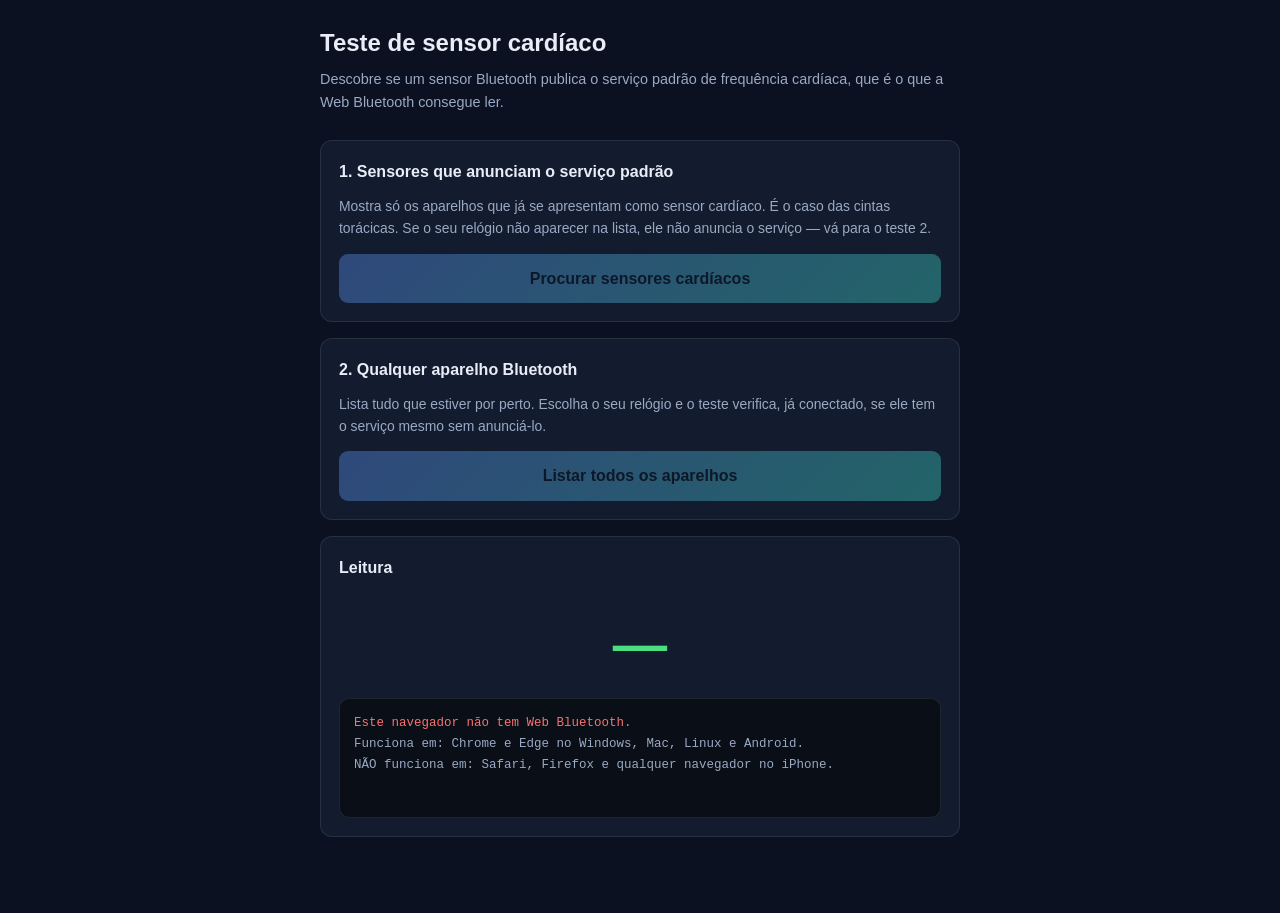
<file: ferramentas/teste-sensor.html>
<!DOCTYPE html>
<html lang="pt-BR">
<head>
<meta charset="UTF-8" />
<meta name="viewport" content="width=device-width, initial-scale=1.0" />
<title>Teste de sensor cardíaco | Diagnóstico</title>
<link rel="icon" href="data:image/svg+xml,<svg xmlns='http://www.w3.org/2000/svg' viewBox='0 0 24 24'><path fill='%234ADE80' d='M12 20s-7-4.6-7-9.3A4 4 0 0 1 12 8a4 4 0 0 1 7-2.7c0 0 0 .9 0 1.4C19 15.4 12 20 12 20z'/></svg>" />
<style>
  * { margin: 0; padding: 0; box-sizing: border-box; }

  body {
    background: #0B1120;
    color: #E8EDF7;
    font-family: -apple-system, BlinkMacSystemFont, "Segoe UI", Roboto, Arial, sans-serif;
    line-height: 1.6;
    padding: 24px 20px 60px;
  }

  main { max-width: 640px; margin: 0 auto; }

  h1 { font-size: 1.5rem; margin-bottom: 6px; }

  .sub { color: #9AA9C4; font-size: 0.9rem; margin-bottom: 26px; }

  .caixa {
    background: #121C2E;
    border: 1px solid rgba(255,255,255,0.09);
    border-radius: 12px;
    padding: 18px;
    margin-bottom: 16px;
  }

  h2 { font-size: 1rem; margin-bottom: 10px; }

  p.dica { color: #9AA9C4; font-size: 0.87rem; margin-bottom: 14px; }

  button {
    font: inherit;
    font-weight: 600;
    padding: 12px 20px;
    border: 0;
    border-radius: 9px;
    background-image: linear-gradient(135deg, #5B8DEF, #3ED0C0);
    color: #06121F;
    cursor: pointer;
    width: 100%;
  }

  button:disabled { opacity: 0.4; cursor: not-allowed; }

  .bpm {
    font-size: 3.4rem;
    font-weight: 700;
    color: #4ADE80;
    text-align: center;
    font-variant-numeric: tabular-nums;
    padding: 10px 0;
  }

  #registro {
    background: #0A0E16;
    border: 1px solid rgba(255,255,255,0.09);
    border-radius: 10px;
    padding: 14px;
    font-family: ui-monospace, "SF Mono", Menlo, Consolas, monospace;
    font-size: 12.5px;
    line-height: 1.7;
    white-space: pre-wrap;
    word-break: break-word;
    min-height: 120px;
  }

  .ok   { color: #4ADE80; }
  .erro { color: #F87171; }
  .info { color: #9AA9C4; }
  .destaque { color: #3ED0C0; }
</style>
</head>
<body>
<main>

  <h1>Teste de sensor cardíaco</h1>
  <p class="sub">
    Descobre se um sensor Bluetooth publica o serviço padrão de frequência
    cardíaca, que é o que a Web Bluetooth consegue ler.
  </p>

  <div class="caixa">
    <h2>1. Sensores que anunciam o serviço padrão</h2>
    <p class="dica">
      Mostra só os aparelhos que já se apresentam como sensor cardíaco.
      É o caso das cintas torácicas. Se o seu relógio não aparecer na
      lista, ele não anuncia o serviço — vá para o teste 2.
    </p>
    <button id="btnPadrao">Procurar sensores cardíacos</button>
  </div>

  <div class="caixa">
    <h2>2. Qualquer aparelho Bluetooth</h2>
    <p class="dica">
      Lista tudo que estiver por perto. Escolha o seu relógio e o teste
      verifica, já conectado, se ele tem o serviço mesmo sem anunciá-lo.
    </p>
    <button id="btnTodos">Listar todos os aparelhos</button>
  </div>

  <div class="caixa">
    <h2>Leitura</h2>
    <div class="bpm" id="bpm">—</div>
    <div id="registro"><span class="info">Aguardando…</span></div>
  </div>

</main>

<script>
const registro = document.querySelector('#registro');
const mostradorBpm = document.querySelector('#bpm');
const btnPadrao = document.querySelector('#btnPadrao');
const btnTodos = document.querySelector('#btnTodos');

function anotar(texto, classe) {
  const linha = document.createElement('div');
  linha.className = classe || 'info';
  linha.textContent = texto;
  registro.appendChild(linha);
}

function limpar() {
  registro.innerHTML = '';
}

/* ---------------------------------------------------------
   Verificação inicial: este navegador tem Web Bluetooth?
   --------------------------------------------------------- */
if (!navigator.bluetooth) {
  limpar();
  anotar('Este navegador não tem Web Bluetooth.', 'erro');
  anotar('', 'info');
  anotar('Funciona em: Chrome e Edge no Windows, Mac, Linux e Android.', 'info');
  anotar('NÃO funciona em: Safari, Firefox e qualquer navegador no iPhone.', 'info');
  btnPadrao.disabled = true;
  btnTodos.disabled = true;
}

/* ---------------------------------------------------------
   Lê o valor de frequência cardíaca.

   O formato é definido pelo padrão Bluetooth: o primeiro byte
   traz sinalizadores, e o bit 0 dele diz se o valor vem em
   8 ou em 16 bits.
   --------------------------------------------------------- */
function lerBatimento(evento) {
  const dados = evento.target.value;
  const sinalizadores = dados.getUint8(0);
  const formato16bits = sinalizadores & 0x01;
  const bpm = formato16bits ? dados.getUint16(1, true) : dados.getUint8(1);

  mostradorBpm.textContent = bpm;
  anotar('leitura: ' + bpm + ' bpm', 'ok');
}

/* ---------------------------------------------------------
   Conecta e tenta ler o serviço de frequência cardíaca.
   --------------------------------------------------------- */
async function conectar(dispositivo) {
  anotar('aparelho escolhido: ' + (dispositivo.name || '(sem nome)'), 'destaque');
  anotar('conectando…');

  const servidor = await dispositivo.gatt.connect();
  anotar('conectado.', 'ok');

  dispositivo.addEventListener('gattserverdisconnected', function () {
    anotar('aparelho desconectado.', 'erro');
  });

  let servico;
  try {
    servico = await servidor.getPrimaryService('heart_rate');
  } catch (erro) {
    anotar('', 'info');
    anotar('RESULTADO: este aparelho NÃO tem o serviço padrão de', 'erro');
    anotar('frequência cardíaca (0x180D).', 'erro');
    anotar('', 'info');
    anotar('Ele provavelmente usa um protocolo próprio, que só o', 'info');
    anotar('aplicativo do fabricante entende. Não dá para ler pelo', 'info');
    anotar('navegador. Uma cinta torácica resolveria.', 'info');
    return;
  }

  anotar('serviço de frequência cardíaca encontrado!', 'ok');

  const caracteristica = await servico.getCharacteristic('heart_rate_measurement');
  await caracteristica.startNotifications();
  caracteristica.addEventListener('characteristicvaluechanged', lerBatimento);

  anotar('', 'info');
  anotar('RESULTADO: FUNCIONA. Recebendo leituras abaixo.', 'ok');
  anotar('Use o aparelho por alguns segundos para o sensor medir.', 'info');
}

function tratarErro(erro) {
  if (erro.name === 'NotFoundError') {
    anotar('nenhum aparelho escolhido (ou nenhum encontrado).', 'erro');
  } else if (erro.name === 'SecurityError') {
    anotar('bloqueado: a página precisa estar em HTTPS ou localhost.', 'erro');
  } else {
    anotar('erro: ' + erro.name + ' — ' + erro.message, 'erro');
  }
}

btnPadrao.addEventListener('click', async function () {
  limpar();
  anotar('procurando aparelhos que anunciam o serviço padrão…');
  try {
    const dispositivo = await navigator.bluetooth.requestDevice({
      filters: [{ services: ['heart_rate'] }]
    });
    await conectar(dispositivo);
  } catch (erro) {
    tratarErro(erro);
  }
});

btnTodos.addEventListener('click', async function () {
  limpar();
  anotar('listando todos os aparelhos Bluetooth por perto…');
  anotar('escolha o seu relógio na janela que abrir.', 'info');
  try {
    const dispositivo = await navigator.bluetooth.requestDevice({
      acceptAllDevices: true,
      // Só dá para acessar serviços declarados aqui.
      optionalServices: ['heart_rate', 'battery_service', 'device_information']
    });
    await conectar(dispositivo);
  } catch (erro) {
    tratarErro(erro);
  }
});
</script>
</body>
</html>
</file>
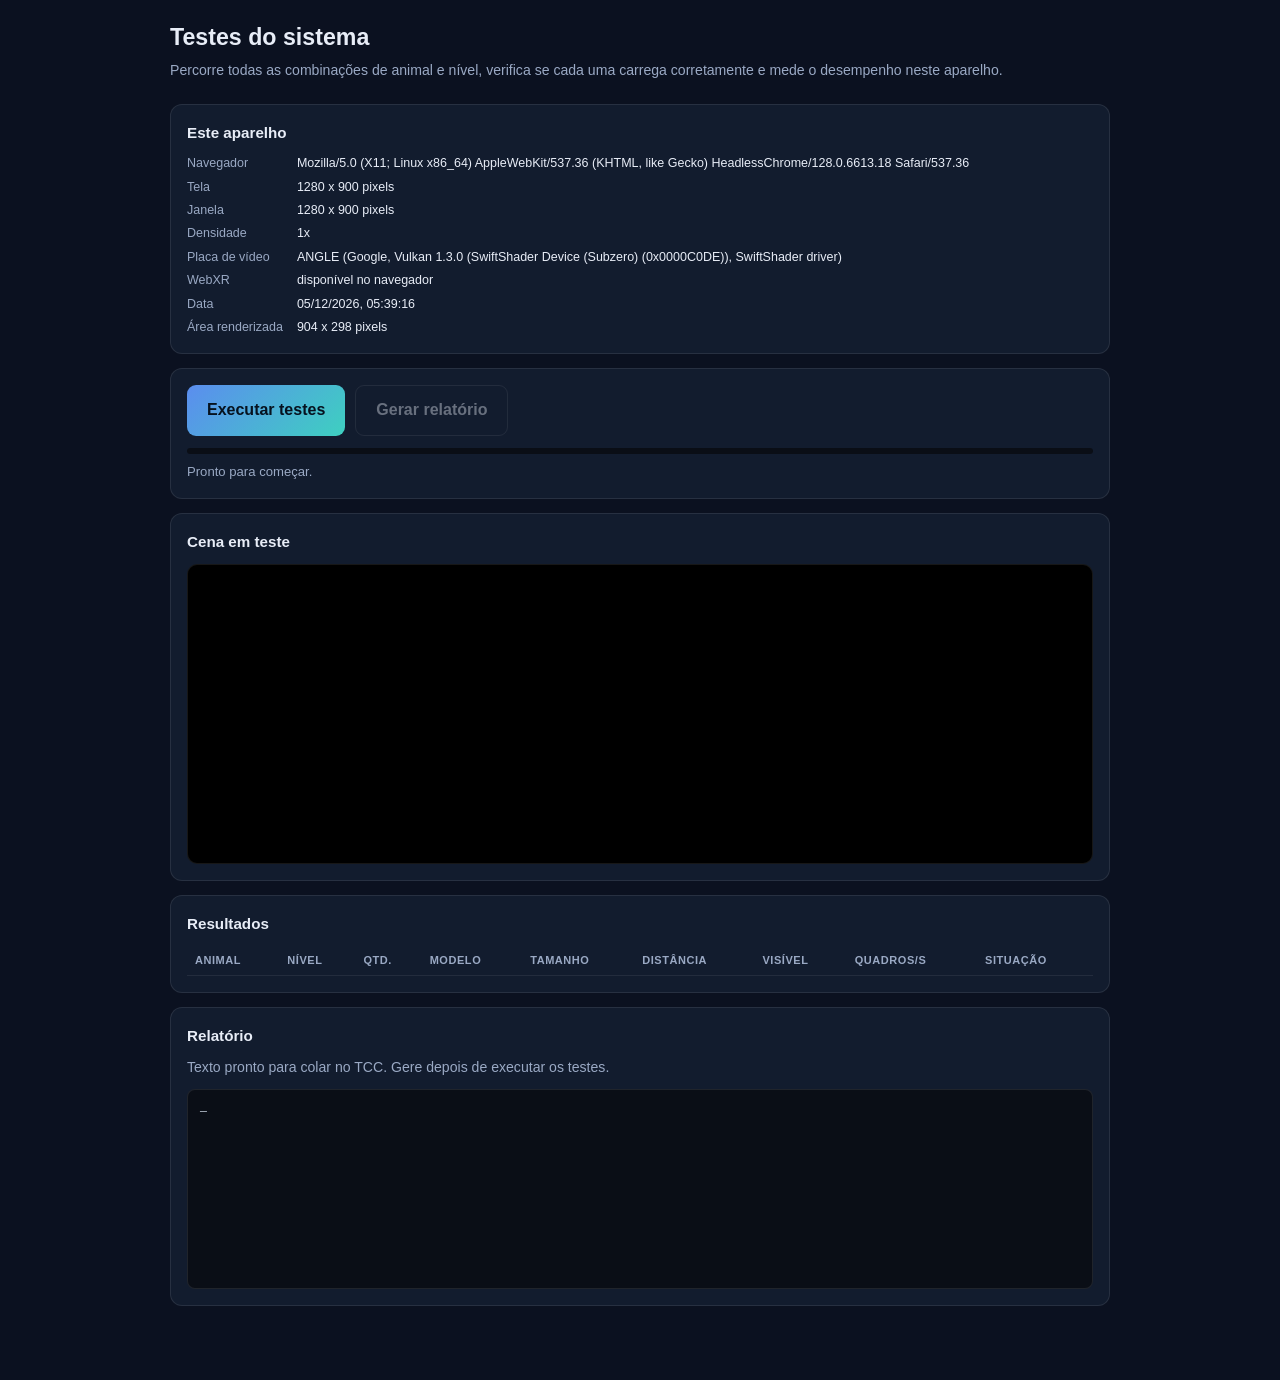
<file: ferramentas/teste-sistema.html>
<!DOCTYPE html>
<html lang="pt-BR">
<head>
<meta charset="UTF-8" />
<meta name="viewport" content="width=device-width, initial-scale=1.0" />
<title>Testes do sistema | Diagnóstico</title>
<link rel="icon" href="data:image/svg+xml,<svg xmlns='http://www.w3.org/2000/svg' viewBox='0 0 24 24'><path fill='%234ADE80' d='M5 12l5 5L20 7' stroke='%234ADE80' stroke-width='2' fill='none'/></svg>" />
<style>
  * { margin: 0; padding: 0; box-sizing: border-box; }
  body {
    background: #0B1120; color: #E8EDF7; line-height: 1.55;
    font-family: -apple-system, BlinkMacSystemFont, "Segoe UI", Roboto, Arial, sans-serif;
    padding: 20px 16px 60px;
  }
  main { max-width: 940px; margin: 0 auto; }
  h1 { font-size: 1.45rem; margin-bottom: 4px; }
  .sub { color: #9AA9C4; font-size: 0.88rem; margin-bottom: 22px; }
  .caixa {
    background: #121C2E; border: 1px solid rgba(255,255,255,0.09);
    border-radius: 12px; padding: 16px; margin-bottom: 14px;
  }
  h2 { font-size: 0.95rem; margin-bottom: 10px; }
  button {
    font: inherit; font-weight: 600; padding: 12px 20px; border: 0;
    border-radius: 9px; cursor: pointer;
    background-image: linear-gradient(135deg, #5B8DEF, #3ED0C0); color: #06121F;
  }
  button:disabled { opacity: 0.4; cursor: not-allowed; }
  button.secundario {
    background: transparent; border: 1px solid rgba(255,255,255,0.18); color: #E8EDF7;
  }
  .linha-botoes { display: flex; gap: 10px; flex-wrap: wrap; }
  .barra { height: 6px; background: #0A0E16; border-radius: 3px; overflow: hidden; margin-top: 12px; }
  .barra > div { height: 100%; width: 0; background: #4ADE80; transition: width 0.2s; }
  .estado { font-size: 0.82rem; color: #9AA9C4; margin-top: 8px; }

  table { width: 100%; border-collapse: collapse; font-size: 12.5px; }
  th, td { padding: 6px 8px; text-align: left; border-bottom: 1px solid rgba(255,255,255,0.07); }
  th { color: #9AA9C4; font-weight: 600; font-size: 11px; text-transform: uppercase; letter-spacing: 0.05em; }
  td.num { text-align: right; font-variant-numeric: tabular-nums; }
  .ok { color: #4ADE80; } .falha { color: #F87171; } .aviso { color: #FBBF24; }
  .rolagem { overflow-x: auto; }

  dl { display: grid; grid-template-columns: auto 1fr; gap: 4px 14px; font-size: 12.5px; }
  dt { color: #9AA9C4; }
  dd { word-break: break-word; }

  #palco {
    width: 100%; height: 300px; border: 1px solid rgba(255,255,255,0.09);
    border-radius: 10px; background: #000; display: block;
  }
  #relatorio {
    width: 100%; min-height: 200px; margin-top: 10px; padding: 12px;
    background: #0A0E16; color: #C7D2E0; border: 1px solid rgba(255,255,255,0.09);
    border-radius: 8px; font-family: ui-monospace, Menlo, Consolas, monospace;
    font-size: 11.5px; white-space: pre; overflow: auto;
  }
</style>
</head>
<body>
<main>

  <h1>Testes do sistema</h1>
  <p class="sub">
    Percorre todas as combinações de animal e nível, verifica se cada uma
    carrega corretamente e mede o desempenho neste aparelho.
  </p>

  <div class="caixa">
    <h2>Este aparelho</h2>
    <dl id="aparelho"></dl>
  </div>

  <div class="caixa">
    <div class="linha-botoes">
      <button id="btnRodar">Executar testes</button>
      <button id="btnRelatorio" class="secundario" disabled>Gerar relatório</button>
    </div>
    <div class="barra"><div id="progresso"></div></div>
    <p class="estado" id="estado">Pronto para começar.</p>
  </div>

  <div class="caixa">
    <h2>Cena em teste</h2>
    <iframe id="palco" title="Cena em teste"></iframe>
  </div>

  <div class="caixa rolagem">
    <h2>Resultados</h2>
    <table>
      <thead>
        <tr>
          <th>Animal</th><th>Nível</th><th class="num">Qtd.</th><th>Modelo</th>
          <th class="num">Tamanho</th><th class="num">Distância</th>
          <th>Visível</th><th class="num">Quadros/s</th><th>Situação</th>
        </tr>
      </thead>
      <tbody id="corpo"></tbody>
    </table>
  </div>

  <div class="caixa">
    <h2>Relatório</h2>
    <p class="sub" style="margin-bottom:0">
      Texto pronto para colar no TCC. Gere depois de executar os testes.
    </p>
    <pre id="relatorio">—</pre>
  </div>

</main>

<script>
/* =========================================================
   Cada teste abre uma combinação dentro do <iframe>, espera a
   cena carregar, mede e registra o resultado.

   O iframe vem do mesmo endereço que esta página, então temos
   acesso ao conteúdo dele. Isso não valeria para um site de
   outro domínio — o navegador bloqueia por segurança.
   ========================================================= */

const palco = document.querySelector('#palco');
const corpo = document.querySelector('#corpo');
const estado = document.querySelector('#estado');
const progresso = document.querySelector('#progresso');
const btnRodar = document.querySelector('#btnRodar');
const btnRelatorio = document.querySelector('#btnRelatorio');

/* Estas listas espelham dados.js. Se um animal for acrescentado
   lá, acrescente aqui também. */
const ANIMAIS_TESTE = ['cobra', 'rato', 'barata', 'aranha', 'sapo'];
const NIVEIS_TESTE = [1, 2, 3, 4, 5];

const resultados = [];

/* ---------------------------------------------------------
   Informações do aparelho — o que descreve o contexto do teste
   --------------------------------------------------------- */
function descreverAparelho() {
  const tela = `${screen.width} x ${screen.height}`;
  const janela = `${window.innerWidth} x ${window.innerHeight}`;

  let placa = 'não identificada';
  try {
    const gl = document.createElement('canvas').getContext('webgl');
    const info = gl && gl.getExtension('WEBGL_debug_renderer_info');
    if (info) { placa = gl.getParameter(info.UNMASKED_RENDERER_WEBGL); }
  } catch (erro) { /* alguns navegadores escondem essa informação */ }

  return {
    'Navegador': navigator.userAgent,
    'Tela': tela + ' pixels',
    'Janela': janela + ' pixels',
    'Densidade': window.devicePixelRatio + 'x',
    'Placa de vídeo': placa,
    'WebXR': navigator.xr ? 'disponível no navegador' : 'não disponível',
    'Data': new Date().toLocaleString('pt-BR')
  };
}

const aparelho = descreverAparelho();
const listaAparelho = document.querySelector('#aparelho');
aparelho['Área renderizada'] = palco.clientWidth + ' x ' + palco.clientHeight + ' pixels';
Object.entries(aparelho).forEach(function ([chave, valor]) {
  listaAparelho.insertAdjacentHTML('beforeend',
    `<dt>${chave}</dt><dd>${valor}</dd>`);
});

/* ---------------------------------------------------------
   Espera: uma promessa que se resolve quando a condição for
   verdadeira, ou desiste depois do tempo limite.
   --------------------------------------------------------- */
function esperar(condicao, limiteMs) {
  return new Promise(function (resolver) {
    const inicio = Date.now();
    const verificar = function () {
      let pronto = false;
      try { pronto = condicao(); } catch (erro) { pronto = false; }
      if (pronto) { return resolver(true); }
      if (Date.now() - inicio > limiteMs) { return resolver(false); }
      setTimeout(verificar, 120);
    };
    verificar();
  });
}

function pausa(ms) {
  return new Promise(function (r) { setTimeout(r, ms); });
}

/* ---------------------------------------------------------
   Mede quantos quadros por segundo a cena consegue desenhar.

   Contamos chamadas de requestAnimationFrame durante um
   intervalo. O navegador chama essa função uma vez por quadro,
   então o total dividido pelo tempo dá a taxa.
   --------------------------------------------------------- */
function medirQuadros(janela, duracaoMs) {
  return new Promise(function (resolver) {
    let quadros = 0;
    const inicio = janela.performance.now();

    const contar = function () {
      quadros++;
      if (janela.performance.now() - inicio < duracaoMs) {
        janela.requestAnimationFrame(contar);
      } else {
        const decorrido = (janela.performance.now() - inicio) / 1000;
        resolver(Math.round(quadros / decorrido));
      }
    };

    janela.requestAnimationFrame(contar);
  });
}

/* ---------------------------------------------------------
   Um teste: abre a combinação e mede.
   --------------------------------------------------------- */
async function testar(animal, nivel) {
  estado.textContent = `Testando ${animal}, nível ${nivel}…`;

  const pronto = new Promise(function (r) {
    palco.onload = r;
  });
  palco.src = `../experiencia.html?animal=${animal}&nivel=${nivel}`;
  await pronto;

  const janela = palco.contentWindow;
  const doc = janela.document;

  /* erros que acontecerem daqui em diante */
  const erros = [];
  janela.onerror = function (mensagem) { erros.push(String(mensagem)); };

  const carregou = await esperar(function () {
    const cena = doc.querySelector('#cena');
    return cena && cena.hasLoaded;
  }, 25000);

  if (!carregou) {
    return { animal, nivel, situacao: 'falha', detalhe: 'a cena não carregou' };
  }

  /* os modelos entram depois da cena: espera todos trocarem a
     caixa provisória pelo modelo de verdade */
  await esperar(function () {
    const apoios = [...doc.querySelectorAll('.animalApoio')];
    return apoios.length > 0 && apoios.every(function (a) {
      return !a.getAttribute('visible');
    });
  }, 30000);

  await pausa(1200);
  const quadros = await medirQuadros(janela, 2200);

  const medidas = janela.eval ? null : null;   // evitado de propósito
  const dados = (function () {
    const A = janela.AFRAME;
    const raizes = [...doc.querySelectorAll('.animal')];
    const modelos = raizes.map(function (r) {
      return r.querySelector('.animalModelo').getObject3D('mesh');
    });

    /* o primeiro é o que define a experiência: fica na distância
       exata do nível, à frente de quem observa */
    const principal = raizes[0];
    const alvo = modelos[0] || principal.querySelector('.animalApoio').object3D;

    const caixa = new A.THREE.Box3().setFromObject(alvo);
    const t = new A.THREE.Vector3();
    caixa.getSize(t);

    const camera = doc.querySelector('#camera').components.camera.camera;
    const centro = new A.THREE.Vector3();
    caixa.getCenter(centro);
    const proj = centro.clone().project(camera);
    const x = (proj.x + 1) / 2 * janela.innerWidth;
    const y = (1 - proj.y) / 2 * janela.innerHeight;

    return {
      quantidade: raizes.length,
      modeloCarregou: modelos.every(Boolean),
      pecasDoCenario: doc.querySelectorAll('#cenario *').length,
      maiorLado: Math.max(t.x, t.y, t.z),
      baseNoChao: Math.abs(caixa.min.y) < 0.02,
      distancia: -principal.getAttribute('position').z,
      naTela: x >= 0 && x <= janela.innerWidth && y >= 0 && y <= janela.innerHeight,
      somCarregou: Boolean(doc.querySelector('#somAnimal').components.sound?.pool?.children?.length)
    };
  })();

  let situacao = 'ok';
  const notas = [];

  if (!dados.modeloCarregou) { situacao = 'falha'; notas.push('algum modelo não carregou'); }
  if (!dados.naTela)         { situacao = 'falha'; notas.push('fora do campo de visão'); }
  if (!dados.baseNoChao)     { situacao = 'aviso'; notas.push('não apoiado no chão'); }
  if (!dados.somCarregou)    { situacao = 'aviso'; notas.push('som não carregou'); }
  if (quadros < 30 && situacao === 'ok') { situacao = 'aviso'; notas.push('abaixo de 30 quadros/s'); }
  if (erros.length)          { situacao = 'falha'; notas.push(erros[0]); }

  return {
    animal, nivel, quadros,
    quantidade: dados.quantidade,
    pecasDoCenario: dados.pecasDoCenario,
    tamanho: dados.maiorLado,
    distancia: dados.distancia,
    naTela: dados.naTela,
    modeloCarregou: dados.modeloCarregou,
    situacao,
    detalhe: notas.join('; ') || '—'
  };
}

/* ---------------------------------------------------------
   Executa tudo
   --------------------------------------------------------- */
async function rodarTudo() {
  btnRodar.disabled = true;
  btnRelatorio.disabled = true;
  corpo.innerHTML = '';
  resultados.length = 0;

  const total = ANIMAIS_TESTE.length * NIVEIS_TESTE.length;
  let feitos = 0;

  for (const animal of ANIMAIS_TESTE) {
    for (const nivel of NIVEIS_TESTE) {
      const r = await testar(animal, nivel);
      resultados.push(r);

      const classe = r.situacao === 'ok' ? 'ok' : (r.situacao === 'aviso' ? 'aviso' : 'falha');
      corpo.insertAdjacentHTML('beforeend', `
        <tr>
          <td>${r.animal}</td>
          <td>${r.nivel}</td>
          <td class="num">${r.quantidade || '—'}</td>
          <td class="${r.modeloCarregou ? 'ok' : 'falha'}">${r.modeloCarregou ? 'sim' : 'não'}</td>
          <td class="num">${r.tamanho ? r.tamanho.toFixed(3) + ' m' : '—'}</td>
          <td class="num">${r.distancia ? r.distancia.toFixed(2) + ' m' : '—'}</td>
          <td class="${r.naTela ? 'ok' : 'falha'}">${r.naTela ? 'sim' : 'NÃO'}</td>
          <td class="num">${r.quadros || '—'}</td>
          <td class="${classe}">${r.detalhe}</td>
        </tr>`);

      feitos++;
      progresso.style.width = (feitos / total * 100) + '%';
    }
  }

  const falhas = resultados.filter(function (r) { return r.situacao === 'falha'; }).length;
  const avisos = resultados.filter(function (r) { return r.situacao === 'aviso'; }).length;

  estado.textContent =
    `Concluído: ${total} combinações, ${total - falhas - avisos} sem problemas, ` +
    `${avisos} com aviso, ${falhas} com falha.`;

  btnRodar.disabled = false;
  btnRelatorio.disabled = false;
}

/* ---------------------------------------------------------
   Relatório em texto, pronto para o TCC
   --------------------------------------------------------- */
function gerarRelatorio() {
  const quadrosLista = resultados.map(function (r) { return r.quadros || 0; })
                                 .filter(function (q) { return q > 0; });
  const media = Math.round(quadrosLista.reduce(function (a, b) { return a + b; }, 0) / quadrosLista.length);
  const minimo = Math.min(...quadrosLista);
  const maximo = Math.max(...quadrosLista);

  const falhas = resultados.filter(function (r) { return r.situacao === 'falha'; });
  const avisos = resultados.filter(function (r) { return r.situacao === 'aviso'; });

  let texto = 'RELATÓRIO DE TESTES TÉCNICOS\n';
  texto += '='.repeat(60) + '\n\n';

  texto += 'AMBIENTE DE TESTE\n';
  Object.entries(aparelho).forEach(function ([chave, valor]) {
    texto += `  ${chave}: ${valor}\n`;
  });
  texto += `  Área renderizada: ${palco.clientWidth} x ${palco.clientHeight} pixels\n`;
  texto += '    (a cena roda dentro de um quadro nesta página, menor que a tela\n';
  texto += '     cheia; em tela cheia o desempenho tende a ser um pouco menor)\n';

  texto += '\nRESUMO\n';
  texto += `  Combinações testadas: ${resultados.length}\n`;
  texto += `  Sem problemas: ${resultados.length - falhas.length - avisos.length}\n`;
  texto += `  Com aviso: ${avisos.length}\n`;
  texto += `  Com falha: ${falhas.length}\n`;
  texto += `  Quadros por segundo — média ${media}, mínimo ${minimo}, máximo ${maximo}\n`;

  texto += '\nRESULTADOS POR COMBINAÇÃO\n';
  texto += '  animal   nível  qtd  tamanho   distância  quadros/s  situação\n';
  resultados.forEach(function (r) {
    texto += '  ' + r.animal.padEnd(9) + String(r.nivel).padEnd(7) +
      String(r.quantidade || '—').padEnd(5) +
      (r.tamanho ? r.tamanho.toFixed(3) + ' m' : '—').padEnd(10) +
      (r.distancia ? r.distancia.toFixed(2) + ' m' : '—').padEnd(11) +
      String(r.quadros || '—').padEnd(11) + r.detalhe + '\n';
  });

  if (falhas.length) {
    texto += '\nFALHAS\n';
    falhas.forEach(function (r) {
      texto += `  ${r.animal} nível ${r.nivel}: ${r.detalhe}\n`;
    });
  }

  document.querySelector('#relatorio').textContent = texto;
}

btnRodar.addEventListener('click', rodarTudo);
btnRelatorio.addEventListener('click', gerarRelatorio);
</script>
</body>
</html>
</file>
<file: base.css>
/* =========================================================
   BASE — estilos compartilhados por TODAS as páginas do site.
   Variáveis, reset, cabeçalho, botões, seções, rodapé.
   Cada página carrega este arquivo e depois o seu próprio.
   ========================================================= */

/* ---------- 1. VARIÁVEIS ---------- */
:root {
  --fundo:        #0B1120;
  --superficie:   #121C2E;
  --superficie-2: #16223A;
  --borda:        rgba(255, 255, 255, 0.09);

  --texto:        #E8EDF7;
  --texto-suave:  #9AA9C4;

  --azul:         #5B8DEF;
  --verde:        #3ED0C0;

  --raio:         14px;
  --largura-max:  1120px;
  --transicao:    0.25s ease;
}

/* ---------- 2. RESET E BASE ---------- */
* {
  margin: 0;
  padding: 0;
  box-sizing: border-box;
}

html {
  scroll-behavior: smooth;
  scroll-padding-top: 90px;
}

body {
  background-color: var(--fundo);
  color: var(--texto);
  font-family: -apple-system, BlinkMacSystemFont, "Segoe UI", Roboto,
               "Helvetica Neue", Arial, sans-serif;
  line-height: 1.6;
  -webkit-font-smoothing: antialiased;
}

img, svg {
  max-width: 100%;
  display: block;
}

.container {
  width: 100%;
  max-width: var(--largura-max);
  margin: 0 auto;
  padding-inline: 20px;
}

.sr-apenas {
  position: absolute;
  width: 1px;
  height: 1px;
  overflow: hidden;
  clip-path: inset(50%);
  white-space: nowrap;
}

.pular {
  position: absolute;
  top: -100px;
  left: 16px;
  z-index: 200;
  background: var(--azul);
  color: #06121F;
  padding: 10px 16px;
  border-radius: 0 0 8px 8px;
  text-decoration: none;
  font-weight: 600;
}

.pular:focus {
  top: 0;
}

/* ---------- 3. CABEÇALHO ---------- */
.cabecalho {
  position: sticky;
  top: 0;
  z-index: 100;
  background-color: rgba(11, 17, 32, 0.85);
  backdrop-filter: blur(10px);
  border-bottom: 1px solid var(--borda);
}

.cabecalho__interno {
  display: flex;
  align-items: center;
  justify-content: space-between;
  gap: 16px;
  min-height: 68px;
  flex-wrap: wrap;
}

.logo {
  display: flex;
  align-items: center;
  gap: 10px;
  text-decoration: none;
  color: var(--texto);
  font-size: 17px;
  letter-spacing: 0.2px;
}

.logo__icone {
  width: 30px;
  height: 30px;
  fill: var(--verde);
  flex-shrink: 0;
}

.logo__texto strong {
  color: var(--verde);
  font-weight: 700;
}

.menu {
  display: flex;
  align-items: center;
  gap: 8px;
}

.menu a {
  color: var(--texto-suave);
  text-decoration: none;
  font-size: 15px;
  padding: 8px 14px;
  border-radius: 8px;
  transition: color var(--transicao), background-color var(--transicao);
}

.menu a:hover,
.menu a:focus-visible {
  color: var(--texto);
  background-color: var(--superficie);
}

.menu__destaque {
  border: 1px solid var(--borda);
  color: var(--texto);
}

.menu-botao {
  display: none;
  flex-direction: column;
  justify-content: center;
  gap: 5px;
  width: 42px;
  height: 42px;
  padding: 9px;
  background: var(--superficie);
  border: 1px solid var(--borda);
  border-radius: 10px;
  cursor: pointer;
}

.menu-botao__barra {
  display: block;
  height: 2px;
  width: 100%;
  background-color: var(--texto);
  border-radius: 2px;
  transition: transform var(--transicao), opacity var(--transicao);
}

.menu-botao[aria-expanded="true"] .menu-botao__barra:nth-child(1) {
  transform: translateY(7px) rotate(45deg);
}
.menu-botao[aria-expanded="true"] .menu-botao__barra:nth-child(2) {
  opacity: 0;
}
.menu-botao[aria-expanded="true"] .menu-botao__barra:nth-child(3) {
  transform: translateY(-7px) rotate(-45deg);
}

/* ---------- 4. BOTÕES ---------- */
.botao {
  display: inline-block;
  padding: 14px 28px;
  border-radius: 10px;
  text-decoration: none;
  font-size: 16px;
  font-weight: 600;
  text-align: center;
  transition: transform var(--transicao), box-shadow var(--transicao),
              background-color var(--transicao), opacity var(--transicao);
}

.botao--principal {
  background-image: linear-gradient(135deg, var(--azul), var(--verde));
  color: #06121F;
  box-shadow: 0 6px 20px rgba(91, 141, 239, 0.28);
}

.botao--principal:hover {
  transform: translateY(-2px);
  box-shadow: 0 10px 26px rgba(91, 141, 239, 0.4);
}

.botao--secundario {
  background-color: transparent;
  color: var(--texto);
  border: 1px solid var(--borda);
}

.botao--secundario:hover {
  background-color: var(--superficie);
}

/* Botão ainda sem destino: visualmente apagado e sem hover */
.botao--desativado {
  opacity: 0.4;
  cursor: not-allowed;
  box-shadow: none;
}

.botao--desativado:hover {
  transform: none;
  box-shadow: none;
}

/* ---------- 5. SEÇÕES ---------- */
.secao {
  padding-block: clamp(56px, 8vw, 96px);
}

.secao--alternada {
  background-color: var(--superficie);
  border-block: 1px solid var(--borda);
}

.secao__rotulo {
  font-size: 13px;
  font-weight: 600;
  letter-spacing: 0.12em;
  text-transform: uppercase;
  color: var(--verde);
  margin-bottom: 10px;
}

.secao__titulo {
  font-size: clamp(1.6rem, 3.6vw, 2.3rem);
  line-height: 1.2;
  letter-spacing: -0.01em;
  margin-bottom: 16px;
}

.secao__texto {
  color: var(--texto-suave);
  max-width: 62ch;
  margin-bottom: 44px;
}

/* ---------- 6. AVISO ---------- */
.aviso {
  border-left: 3px solid var(--verde);
  background-color: var(--superficie);
  border-radius: 0 10px 10px 0;
  padding: 18px 22px;
  font-size: 0.9rem;
  color: var(--texto-suave);
  margin-bottom: 72px;
}

.aviso strong {
  color: var(--texto);
}

/* ---------- 7. RODAPÉ ---------- */
.rodape {
  border-top: 1px solid var(--borda);
  padding-block: 30px;
}

.rodape__interno {
  display: flex;
  flex-wrap: wrap;
  justify-content: space-between;
  gap: 8px;
  font-size: 0.85rem;
  color: var(--texto-suave);
}

/* ---------- 8. ANIMAÇÃO DE ENTRADA ---------- */
.js .revelar {
  opacity: 0;
  transform: translateY(18px);
  transition: opacity 0.55s ease, transform 0.55s ease;
}

.js .revelar.visivel {
  opacity: 1;
  transform: none;
}

/* ---------- 9. RESPONSIVIDADE ---------- */
@media (max-width: 780px) {
  .menu-botao {
    display: flex;
  }

  .menu {
    display: none;
    width: 100%;
    flex-direction: column;
    align-items: stretch;
    gap: 4px;
    padding-bottom: 14px;
  }

  .menu.aberto {
    display: flex;
  }

  .menu a {
    padding: 12px 14px;
    background-color: var(--superficie);
  }
}

@media (prefers-reduced-motion: reduce) {
  html { scroll-behavior: auto; }

  *, *::before, *::after {
    animation-duration: 0.001ms !important;
    animation-iteration-count: 1 !important;
    transition-duration: 0.001ms !important;
  }

  .js .revelar {
    opacity: 1;
    transform: none;
  }
}
</file>
<file: inicio.css>
/* =========================================================
   INÍCIO — estilos exclusivos da página inicial (index.html).
   O que é compartilhado com as outras páginas está em base.css.
   ========================================================= */

/* ---------- HERO ---------- */
.hero {
  padding-block: clamp(48px, 9vw, 110px);
  background-image:
    radial-gradient(60% 70% at 15% 0%, rgba(91, 141, 239, 0.16), transparent 70%),
    radial-gradient(55% 60% at 95% 25%, rgba(62, 208, 192, 0.12), transparent 70%);
}

.hero__interno {
  display: grid;
  grid-template-columns: 1fr;
  gap: 56px;
  align-items: center;
}

.selo {
  display: inline-block;
  font-size: 13px;
  color: var(--verde);
  background-color: rgba(62, 208, 192, 0.1);
  border: 1px solid rgba(62, 208, 192, 0.25);
  padding: 6px 14px;
  border-radius: 100px;
  margin-bottom: 22px;
}

.hero__titulo {
  font-size: clamp(2rem, 5.5vw, 3.4rem);
  line-height: 1.15;
  letter-spacing: -0.02em;
  font-weight: 700;
  margin-bottom: 20px;
}

.destaque {
  background-image: linear-gradient(120deg, var(--azul), var(--verde));
  -webkit-background-clip: text;
  background-clip: text;
  color: transparent;
}

.hero__descricao {
  font-size: clamp(1rem, 2vw, 1.1rem);
  color: var(--texto-suave);
  max-width: 52ch;
  margin-bottom: 32px;
}

.hero__botoes {
  display: flex;
  flex-wrap: wrap;
  gap: 14px;
}

.hero__visual {
  position: relative;
  display: grid;
  place-items: center;
  aspect-ratio: 1 / 1;
  max-width: 380px;
  width: 100%;
  margin-inline: auto;
}

.anel {
  position: absolute;
  border-radius: 50%;
  border: 1px solid var(--borda);
}

.anel--1 { width: 100%; height: 100%; }
.anel--2 { width: 74%;  height: 74%;  border-color: rgba(91, 141, 239, 0.3); }
.anel--3 {
  width: 48%;
  height: 48%;
  border-color: rgba(62, 208, 192, 0.35);
  border-style: dashed;
  animation: girar 26s linear infinite;
}

.oculos {
  position: relative;
  width: 58%;
  filter: drop-shadow(0 12px 30px rgba(91, 141, 239, 0.35));
  animation: flutuar 5s ease-in-out infinite;
}

@keyframes girar {
  to { transform: rotate(360deg); }
}

@keyframes flutuar {
  0%, 100% { transform: translateY(-6px); }
  50%      { transform: translateY(6px); }
}

/* ---------- GRADES ---------- */
.recursos,
.cards,
.passos {
  list-style: none;
  display: grid;
  gap: 18px;
}

.recursos { grid-template-columns: repeat(auto-fit, minmax(230px, 1fr)); }
.cards    { grid-template-columns: repeat(auto-fit, minmax(170px, 1fr)); }
.passos   { grid-template-columns: repeat(auto-fit, minmax(250px, 1fr)); }

.recurso {
  background-color: var(--superficie);
  border: 1px solid var(--borda);
  border-radius: var(--raio);
  padding: 24px;
}

.secao--alternada .recurso {
  background-color: var(--superficie-2);
}

.recurso__titulo {
  font-size: 1.05rem;
  margin-bottom: 8px;
}

.recurso__texto {
  font-size: 0.93rem;
  color: var(--texto-suave);
}

.card {
  background-color: var(--superficie-2);
  border: 1px solid var(--borda);
  border-radius: var(--raio);
  padding: 26px 20px;
  text-align: center;
  transition: transform var(--transicao), border-color var(--transicao);
}

.card:hover {
  transform: translateY(-4px);
  border-color: rgba(62, 208, 192, 0.45);
}

.card__icone {
  display: block;
  font-size: 34px;
  line-height: 1;
  margin-bottom: 14px;
  opacity: 0.9;
}

.card__titulo {
  font-size: 1.05rem;
  margin-bottom: 4px;
}

.card__texto {
  font-size: 0.85rem;
  color: var(--texto-suave);
}

.passos { counter-reset: passo; }

.passo {
  position: relative;
  background-color: var(--superficie);
  border: 1px solid var(--borda);
  border-radius: var(--raio);
  padding: 28px 24px;
}

.passo__numero {
  display: grid;
  place-items: center;
  width: 40px;
  height: 40px;
  border-radius: 50%;
  background-image: linear-gradient(135deg, var(--azul), var(--verde));
  color: #06121F;
  font-weight: 700;
  margin-bottom: 16px;
}

.passo__titulo {
  font-size: 1.05rem;
  margin-bottom: 8px;
}

.passo__texto {
  font-size: 0.93rem;
  color: var(--texto-suave);
}

/* ---------- RESPONSIVIDADE ---------- */
@media (min-width: 900px) {
  .hero__interno {
    grid-template-columns: 1.15fr 1fr;
    gap: 64px;
  }
}

@media (max-width: 780px) {
  .hero__visual {
    max-width: 280px;
  }
}
</file>
<file: cadastro.css>
/* =========================================================
   CADASTRO — consentimento, dados e medo declarado
   Carregado depois de base.css, que traz as variáveis.
   ========================================================= */

.pagina-cadastro {
  padding: 120px 0 80px;
}

.container--estreito {
  max-width: 760px;
}

/* =========================================================
   TRILHA DOS PASSOS
   Quem preenche formulário precisa saber quanto falta.
   ========================================================= */
.trilha {
  display: flex;
  gap: 8px;
  list-style: none;
  margin-bottom: 36px;
}

.trilha__passo {
  flex: 1;
  display: flex;
  align-items: center;
  gap: 10px;
  padding: 12px 14px;
  background: var(--superficie);
  border: 1px solid var(--borda);
  border-radius: var(--raio);
  color: var(--texto-suave);
  font-size: 13.5px;
  transition: var(--transicao);
}

.trilha__numero {
  display: grid;
  place-items: center;
  width: 26px;
  height: 26px;
  flex-shrink: 0;
  border-radius: 50%;
  background: var(--superficie-2);
  border: 1px solid var(--borda);
  font-size: 13px;
  font-weight: 600;
}

.trilha__passo--atual {
  border-color: rgba(62, 208, 192, 0.45);
  color: var(--texto);
}

.trilha__passo--atual .trilha__numero {
  background: var(--verde);
  border-color: var(--verde);
  color: #06281F;
}

.trilha__passo--feito .trilha__numero {
  background: rgba(62, 208, 192, 0.18);
  border-color: rgba(62, 208, 192, 0.45);
  color: var(--verde);
}

/* =========================================================
   PASSOS
   ========================================================= */
.passo {
  animation: aparecer 0.3s ease;
}

@keyframes aparecer {
  from { opacity: 0; transform: translateY(8px); }
  to   { opacity: 1; transform: none; }
}

/* Quem prefere menos movimento não recebe a animação. */
@media (prefers-reduced-motion: reduce) {
  .passo { animation: none; }
}

.titulo-pagina {
  margin-bottom: 12px;
}

/* =========================================================
   BLOCOS DO CONSENTIMENTO
   ========================================================= */
.blocos {
  display: grid;
  gap: 14px;
  margin: 28px 0;
}

.bloco {
  padding: 18px 20px;
  background: var(--superficie);
  border: 1px solid var(--borda);
  border-radius: var(--raio);
}

/* O que a pessoa precisa ler com atenção -- o que o sistema
   não é, e os riscos -- ganha destaque visual. */
.bloco--destaque {
  border-color: rgba(91, 141, 239, 0.4);
  background: linear-gradient(
    180deg,
    rgba(91, 141, 239, 0.08),
    var(--superficie)
  );
}

.bloco__titulo {
  font-size: 15px;
  margin-bottom: 6px;
  color: var(--verde);
}

.bloco--destaque .bloco__titulo {
  color: var(--azul);
}

.bloco__texto {
  font-size: 14.5px;
  line-height: 1.65;
  color: var(--texto-suave);
}

/* =========================================================
   A CAIXA DE CONCORDÂNCIA
   É o registro do consentimento, então não é um detalhe de
   rodapé: tem o peso visual de uma decisão.
   ========================================================= */
.concordo {
  display: flex;
  align-items: flex-start;
  gap: 12px;
  padding: 18px 20px;
  background: var(--superficie-2);
  border: 1px solid var(--borda);
  border-radius: var(--raio);
  cursor: pointer;
  transition: var(--transicao);
}

.concordo:hover {
  border-color: rgba(62, 208, 192, 0.4);
}

.concordo input {
  width: 20px;
  height: 20px;
  flex-shrink: 0;
  margin-top: 1px;
  accent-color: var(--verde);
  cursor: pointer;
}

.concordo__texto {
  font-size: 15px;
  line-height: 1.5;
}

/* =========================================================
   CAMPOS
   ========================================================= */
.campos {
  display: grid;
  gap: 22px;
  margin: 28px 0;
}

.campo__grupo {
  border: 0;
}

.campo__rotulo {
  display: block;
  margin-bottom: 8px;
  font-size: 14.5px;
  font-weight: 600;
}

.campo__obrigatorio {
  color: var(--azul);
}

.campo__opcional {
  font-weight: 400;
  font-size: 12.5px;
  color: var(--texto-suave);
}

.campo__entrada {
  width: 100%;
  padding: 13px 15px;
  background: var(--superficie);
  border: 1px solid var(--borda);
  border-radius: 10px;
  color: var(--texto);
  font-family: inherit;
  font-size: 15px;
  transition: var(--transicao);
}

.campo__entrada:focus {
  outline: none;
  border-color: var(--verde);
}

/* O seletor de data nasce com o ícone escuro sobre fundo
   escuro em alguns navegadores. */
.campo__entrada[type="date"]::-webkit-calendar-picker-indicator {
  filter: invert(0.7);
  cursor: pointer;
}

.campo__ajuda {
  margin-top: 6px;
  font-size: 12.5px;
  color: var(--texto-suave);
}

/* ---------- escolhas em botão ---------- */
.escolhas {
  display: flex;
  flex-wrap: wrap;
  gap: 8px;
}

.escolha {
  position: relative;
  cursor: pointer;
}

.escolha input {
  position: absolute;
  opacity: 0;
  width: 0;
  height: 0;
}

.escolha span {
  display: block;
  padding: 10px 16px;
  background: var(--superficie);
  border: 1px solid var(--borda);
  border-radius: 999px;
  font-size: 14px;
  transition: var(--transicao);
}

.escolha input:checked + span {
  background: rgba(62, 208, 192, 0.14);
  border-color: var(--verde);
  color: var(--verde);
}

/* O foco precisa aparecer para quem navega por teclado. */
.escolha input:focus-visible + span {
  outline: 2px solid var(--azul);
  outline-offset: 2px;
}

/* =========================================================
   ESCALAS DE MEDO
   ========================================================= */
.escalas {
  display: grid;
  gap: 18px;
  margin: 28px 0;
}

.escala {
  padding: 18px 20px;
  background: var(--superficie);
  border: 1px solid var(--borda);
  border-radius: var(--raio);
}

.escala__animal {
  display: flex;
  align-items: center;
  gap: 10px;
  margin-bottom: 14px;
}

.escala__icone {
  font-size: 22px;
}

.escala__nome {
  font-size: 16px;
  font-weight: 600;
}

.notas {
  display: flex;
  gap: 6px;
}

.nota {
  flex: 1;
  cursor: pointer;
}

.nota input {
  position: absolute;
  opacity: 0;
  width: 0;
  height: 0;
}

.nota span {
  display: grid;
  place-items: center;
  /* alvo de toque confortável num celular */
  min-height: 44px;
  background: var(--superficie-2);
  border: 1px solid var(--borda);
  border-radius: 8px;
  font-size: 14px;
  font-variant-numeric: tabular-nums;
  transition: var(--transicao);
}

.nota input:checked + span {
  background: var(--verde);
  border-color: var(--verde);
  color: #06281F;
  font-weight: 700;
}

.nota input:focus-visible + span {
  outline: 2px solid var(--azul);
  outline-offset: 2px;
}

.escala__legenda {
  display: flex;
  justify-content: space-between;
  margin-top: 8px;
  font-size: 12px;
  color: var(--texto-suave);
}

/* =========================================================
   AÇÕES, ERROS E SITUAÇÃO
   ========================================================= */
.acoes {
  display: flex;
  gap: 12px;
  margin-top: 28px;
}

.acoes--linha {
  margin-top: 16px;
}

.botao--neutro {
  background: var(--superficie-2);
  border: 1px solid var(--borda);
  color: var(--texto);
}

.botao--desativado {
  opacity: 0.45;
  pointer-events: none;
}

.erro {
  margin-top: 16px;
  padding: 12px 16px;
  background: rgba(239, 91, 91, 0.1);
  border: 1px solid rgba(239, 91, 91, 0.35);
  border-radius: 10px;
  font-size: 14px;
  color: #FFB4B4;
}

.situacao {
  margin-top: 18px;
  padding: 12px 16px;
  border-radius: 10px;
  font-size: 14px;
  border: 1px solid var(--borda);
  background: var(--superficie);
  color: var(--texto-suave);
}

.situacao--ok {
  border-color: rgba(62, 208, 192, 0.4);
  color: var(--verde);
}

.situacao--local {
  border-color: rgba(91, 141, 239, 0.35);
  color: #AFC6F5;
}

.ja-cadastrado {
  padding: 18px 20px;
  margin-bottom: 28px;
  background: rgba(91, 141, 239, 0.08);
  border: 1px solid rgba(91, 141, 239, 0.4);
  border-radius: var(--raio);
  font-size: 14.5px;
  line-height: 1.6;
}

/* =========================================================
   CELULAR
   ========================================================= */
@media (max-width: 720px) {
  .pagina-cadastro {
    padding: 100px 0 60px;
  }

  /* No celular só o passo atual cabe na trilha; os outros
     viram bolinhas, para a barra não quebrar em três linhas. */
  .trilha__passo:not(.trilha__passo--atual) .trilha__nome {
    display: none;
  }

  .trilha__passo:not(.trilha__passo--atual) {
    flex: 0 0 auto;
  }

  .notas {
    gap: 4px;
  }

  .nota span {
    min-height: 40px;
    font-size: 13px;
  }

  .acoes {
    flex-direction: column-reverse;
  }

  .acoes .botao {
    width: 100%;
    text-align: center;
  }
}

/* =========================================================
   QUESTIONÁRIO FINAL
   Reaproveita .escala, .nota e .campo do cadastro; só o que
   é próprio desta tela fica aqui.
   ========================================================= */
.resumo-percurso {
  margin: 18px 0 4px;
  padding: 14px 18px;
  background: rgba(62, 208, 192, 0.08);
  border: 1px solid rgba(62, 208, 192, 0.35);
  border-radius: var(--raio);
  font-size: 14.5px;
}

/* As perguntas são frases, e não nomes curtos como no cadastro:
   precisam quebrar em linhas e respirar. */
.pagina-cadastro .escala__nome {
  font-size: 15px;
  font-weight: 500;
  line-height: 1.5;
}

.escala__ajuda {
  margin: -4px 0 12px;
  font-size: 12.5px;
  color: #FFC9A8;
}

.abertas {
  display: grid;
  gap: 22px;
  margin: 28px 0;
}

.campo__texto {
  resize: vertical;
  min-height: 86px;
  line-height: 1.55;
}

/* =========================================================
   RASTREIO, PARTE 2 — impacto do medo
   ========================================================= */
.alvo {
  margin: 22px 0 6px;
  padding: 16px 20px;
  background: rgba(62, 208, 192, 0.08);
  border: 1px solid rgba(62, 208, 192, 0.35);
  border-radius: var(--raio);
}

.alvo__rotulo {
  display: block;
  font-size: 13.5px;
  color: var(--texto-suave);
}

.alvo__animal {
  display: block;
  margin-top: 4px;
  font-size: 20px;
  font-weight: 700;
}

.alvo .escolhas {
  margin-top: 12px;
}

/* A legenda dos números fica à vista o tempo todo: a escala
   muda de 0 a 5 (passo 3) para 0 a 4 (aqui). */
.legenda-impacto {
  display: flex;
  flex-wrap: wrap;
  gap: 6px 16px;
  margin: 18px 0 0;
  padding: 12px 16px;
  background: var(--superficie);
  border: 1px solid var(--borda);
  border-radius: 10px;
  font-size: 13.5px;
  color: var(--texto-suave);
}

.legenda-impacto strong {
  color: var(--texto);
}

.dimensao {
  margin-top: 30px;
}

.dimensao__titulo {
  font-size: 16px;
  color: var(--verde);
}

.escalas--juntas {
  margin: 12px 0 0;
  gap: 12px;
}
</file>
<file: experiencia.css>
/* =========================================================
   HUD DA EXPERIÊNCIA
   Camada HTML desenhada por cima da cena 3D.
   ========================================================= */

:root {
  --hud-fundo:      rgba(14, 18, 25, 0.92);
  --hud-fundo-leve: rgba(14, 18, 25, 0.78);
  --hud-borda:      rgba(255, 255, 255, 0.10);
  --hud-texto:      #ECF1F8;
  --hud-suave:      #9FADC0;
  --hud-verde:      #4ADE80;
  --hud-ciano:      #3ED0C0;
  --hud-raio:       10px;
}

* {
  margin: 0;
  padding: 0;
  box-sizing: border-box;
}

html, body {
  width: 100%;
  height: 100%;
  overflow: hidden;
  background: #0C1016;
  font-family: -apple-system, BlinkMacSystemFont, "Segoe UI", Roboto,
               "Helvetica Neue", Arial, sans-serif;
  color: var(--hud-texto);
}

/* ---------------------------------------------------------
   A camada inteira deixa o mouse passar para a cena 3D.
   Só os controles reativam o clique (pointer-events: auto).
   --------------------------------------------------------- */
#hud {
  position: fixed;
  inset: 0;
  z-index: 10;
  pointer-events: none;
}

#hud button,
#hud a {
  pointer-events: auto;
  font-family: inherit;
  cursor: pointer;
}

/* =========================================================
   CONTROLE DE ANDAR

   Um círculo grande com um botão menor dentro. Arrastar o
   menor a partir do centro indica direção e intensidade — o
   mesmo gesto dos jogos de celular.

   touch-action: none impede o navegador de interpretar o
   arrasto como rolagem da página.
   ========================================================= */
/* O atributo hidden do HTML vale "display: none", mas a regra
   abaixo declara "display: grid" e, sendo mais específica,
   venceria. Por isso o hidden precisa ser dito aqui também —
   senão o controle aparece no computador, onde há teclado e
   ele só atrapalha. */
.controle-andar[hidden] {
  display: none;
}

.controle-andar {
  position: absolute;
  /* fora do painel "Seu progresso", que ocupa o canto esquerdo */
  left: 330px;
  bottom: 22px;
  width: 132px;
  height: 132px;
  border-radius: 50%;
  background: rgba(14, 18, 25, 0.5);
  border: 1px solid var(--hud-borda);
  backdrop-filter: blur(6px);
  display: grid;
  place-items: center;
  pointer-events: auto;
  touch-action: none;
  user-select: none;
  -webkit-user-select: none;
  transition: background-color 0.2s ease, border-color 0.2s ease;
}

.controle-andar--ativo {
  background: rgba(20, 40, 44, 0.65);
  border-color: rgba(62, 208, 192, 0.5);
}

.controle-andar__manete {
  width: 56px;
  height: 56px;
  border-radius: 50%;
  background: rgba(62, 208, 192, 0.3);
  border: 2px solid var(--hud-ciano);
  pointer-events: none;
  transition: transform 0.08s linear;
}

.controle-andar--ativo .controle-andar__manete {
  transition: none;   /* durante o arrasto, acompanha o dedo direto */
}

.controle-andar__rotulo {
  position: absolute;
  bottom: -20px;
  font-size: 11px;
  color: var(--hud-suave);
  letter-spacing: 0.06em;
  text-transform: uppercase;
  pointer-events: none;
}

@media (max-width: 900px) {
  .controle-andar {
    left: 16px;
    bottom: 24px;
    width: 116px;
    height: 116px;
  }

  .controle-andar__manete {
    width: 50px;
    height: 50px;
  }
}

/* =========================================================
   BOTÃO VR DO A-FRAME
   Ele nasce no canto inferior direito, exatamente onde fica o
   "Próximo nível". Subimos o botão VR para os dois conviverem.
   ========================================================= */
.a-enter-vr,
.a-enter-ar {
  bottom: 96px !important;
  right: 20px !important;
}

@media (max-width: 900px) {
  .a-enter-vr,
  .a-enter-ar {
    bottom: 140px !important;
    right: 12px !important;
  }
}

/* =========================================================
   MODO VR BOX (vrbox.js)
   Com o celular dentro da caixa, ninguém alcança a tela: tudo
   o que é HTML some, e só a cena dividida em dois fica.
   ========================================================= */
.vrbox #hud,
.vrbox .a-enter-vr,
.vrbox .a-enter-ar,
.vrbox .a-orientation-modal {
  display: none !important;
}

/* As duas imagens precisam do celular deitado. Em pé, cada olho
   veria uma tira estreita — então, em vez da cena, um pedido. */
@media (orientation: portrait) {
  html.vrbox body::after {
    content: "Gire o celular para a horizontal";
    position: fixed;
    inset: 0;
    z-index: 99999;
    display: grid;
    place-items: center;
    padding: 24px;
    background: #0C1016;
    color: #F2F4F7;
    font: 600 20px/1.4 system-ui, sans-serif;
    text-align: center;
  }
}
</file>
<file: selecao.css>
/* =========================================================
   SELEÇÃO — estilos exclusivos de selecao.html
   ========================================================= */

.pagina-selecao {
  padding-block: clamp(36px, 6vw, 64px);
}

/* Espaço extra no fim da página para a barra fixa não cobrir o rodapé */
.rodape {
  padding-bottom: 120px;
}

.titulo-pagina {
  margin-top: 8px;
}

/* ---------- GRUPOS (fieldset) ---------- */
.grupo {
  border: 0;          /* fieldset vem com borda por padrão */
  margin-bottom: 44px;
}

.grupo__legenda {
  display: flex;
  align-items: center;
  gap: 12px;
  font-size: 1.15rem;
  font-weight: 600;
  margin-bottom: 20px;
  padding: 0;
}

.grupo__numero {
  display: grid;
  place-items: center;
  width: 32px;
  height: 32px;
  flex-shrink: 0;
  border-radius: 50%;
  background-image: linear-gradient(135deg, var(--azul), var(--verde));
  color: #06121F;
  font-size: 0.95rem;
  font-weight: 700;
}

/* ---------- GRADES DE OPÇÕES ---------- */
.opcoes {
  display: grid;
  gap: 14px;
}

.opcoes--animais { grid-template-columns: repeat(auto-fit, minmax(160px, 1fr)); }
.opcoes--niveis  { grid-template-columns: repeat(auto-fit, minmax(280px, 1fr)); }

/* ---------- UMA OPÇÃO ---------- */
.opcao {
  display: block;
  cursor: pointer;
}

/* O input existe de verdade (teclado e leitor de tela funcionam),
   mas fica escondido: quem aparece é o .opcao__conteudo */
.opcao__input {
  position: absolute;
  width: 1px;
  height: 1px;
  opacity: 0;
}

.opcao__conteudo {
  display: block;
  height: 100%;
  background-color: var(--superficie);
  border: 1px solid var(--borda);
  border-radius: var(--raio);
  padding: 20px;
  transition: border-color var(--transicao), background-color var(--transicao),
              transform var(--transicao);
}

.opcao:hover .opcao__conteudo {
  border-color: rgba(62, 208, 192, 0.4);
  transform: translateY(-2px);
}

/* Opção escolhida */
.opcao__input:checked + .opcao__conteudo {
  border-color: var(--verde);
  background-color: rgba(62, 208, 192, 0.08);
}

/* Contorno de foco: essencial para quem navega pelo teclado */
.opcao__input:focus-visible + .opcao__conteudo {
  outline: 2px solid var(--azul);
  outline-offset: 3px;
}

/* ---------- CARD DE ANIMAL ---------- */
.opcao--animal .opcao__conteudo {
  text-align: center;
}

.opcao__marca {
  display: grid;
  place-items: center;
  width: 46px;
  height: 46px;
  margin: 0 auto 12px;
  border-radius: 50%;
  background-color: rgba(62, 208, 192, 0.12);
  border: 1px solid rgba(62, 208, 192, 0.3);
  font-size: 1.4rem;
  line-height: 1;
}

.opcao__input:checked + .opcao__conteudo .opcao__marca {
  background-image: linear-gradient(135deg, var(--azul), var(--verde));
  border-color: transparent;
  color: #06121F;
}

/* ---------- CARD DE NÍVEL ---------- */
.opcao--nivel .opcao__conteudo {
  display: grid;
  grid-template-columns: auto 1fr;
  gap: 4px 16px;
}

.opcao__numero {
  grid-row: 1 / 3;
  display: grid;
  place-items: center;
  width: 38px;
  height: 38px;
  border-radius: 10px;
  background-color: var(--superficie-2);
  border: 1px solid var(--borda);
  color: var(--texto-suave);
  font-weight: 700;
}

.opcao__input:checked + .opcao__conteudo .opcao__numero {
  background-image: linear-gradient(135deg, var(--azul), var(--verde));
  border-color: transparent;
  color: #06121F;
}

/* ---------- TEXTOS DAS OPÇÕES ---------- */
.opcao__nome {
  display: block;
  font-weight: 600;
  font-size: 1rem;
}

.opcao__detalhe {
  display: block;
  font-size: 0.85rem;
  color: var(--texto-suave);
  line-height: 1.5;
}

/* ---------- BARRA DE RESUMO ---------- */
.barra-resumo {
  position: fixed;
  bottom: 0;
  left: 0;
  width: 100%;
  z-index: 90;
  background-color: rgba(11, 17, 32, 0.9);
  backdrop-filter: blur(10px);
  border-top: 1px solid var(--borda);
  padding-block: 14px;
}

.barra-resumo__interno {
  display: flex;
  align-items: center;
  justify-content: space-between;
  gap: 16px;
  flex-wrap: wrap;
}

.barra-resumo__texto {
  font-size: 0.95rem;
  color: var(--texto-suave);
  margin: 0;
}

.barra-resumo__texto strong {
  color: var(--texto);
}

@media (max-width: 560px) {
  .barra-resumo__interno {
    flex-direction: column;
    align-items: stretch;
    text-align: center;
  }
}

/* =========================================================
   QUEM ESTÁ PARTICIPANDO
   ========================================================= */
.aviso--cadastro {
  margin-bottom: 28px;
}

.aviso--cadastro a {
  color: var(--verde);
  white-space: nowrap;
}

.quem-participa {
  flex: 1;
  font-size: 12.5px;
  color: var(--texto-suave);
}

.quem-participa a {
  color: var(--texto-suave);
  text-decoration: underline;
}

@media (max-width: 720px) {
  .quem-participa {
    width: 100%;
    margin-bottom: 6px;
  }
}
</file>
<file: vrbox.css>
/* =========================================================
   PREPARAR O VR BOX
   Carregado depois de base.css, que traz as variáveis.
   ========================================================= */

.preparo {
  padding: 32px 0 64px;
}

.preparo__interno {
  max-width: 680px;
}

.preparo__voltar {
  display: inline-block;
  margin-bottom: 20px;
  color: var(--texto-suave);
  font-size: 14px;
}

.preparo__titulo {
  font-size: clamp(1.6rem, 5vw, 2.2rem);
  margin-bottom: 6px;
}

.preparo__escolha {
  color: var(--texto-suave);
  margin-bottom: 28px;
}

.preparo__escolha strong {
  color: var(--texto);
}

.preparo__versao {
  margin: -20px 0 24px;
  font-size: 12px;
  color: var(--texto-suave);
}

/* ---------- etapas ---------- */
.etapa {
  padding: 20px 22px;
  margin-bottom: 16px;
  background: var(--superficie);
  border: 1px solid var(--borda);
  border-radius: var(--raio);
}

.etapa__titulo {
  display: flex;
  align-items: center;
  gap: 10px;
  font-size: 1.1rem;
  margin-bottom: 8px;
}

.etapa__numero {
  display: grid;
  place-items: center;
  width: 26px;
  height: 26px;
  flex-shrink: 0;
  border-radius: 50%;
  background: var(--verde);
  color: #06281F;
  font-size: 13px;
  font-weight: 700;
}

.etapa__opcional {
  font-size: 12px;
  font-weight: 400;
  color: var(--texto-suave);
}

.etapa__texto,
.etapa__lista {
  color: var(--texto-suave);
  font-size: 14.5px;
  line-height: 1.6;
  margin-bottom: 14px;
}

.etapa__lista {
  padding-left: 20px;
}

.etapa__lista li + li {
  margin-top: 4px;
}

.etapa__nota {
  margin-top: 12px;
  font-size: 13px;
  color: #FFC9A8;
}

.etapa__nota:empty {
  display: none;
}

.preparo__entrar {
  width: 100%;
  text-align: center;
  font-size: 1.05rem;
  padding-block: 16px;
}

/* ---------- teste do controle ---------- */
.controle {
  padding: 14px 16px;
  border-radius: 10px;
  border: 1px dashed var(--borda);
  background: var(--superficie-2);
}

.controle--ok {
  border-style: solid;
  border-color: rgba(62, 208, 192, 0.5);
}

.controle__situacao {
  font-weight: 600;
}

.controle--ok .controle__situacao {
  color: var(--verde);
}

.controle__detalhe {
  margin-top: 6px;
  font-size: 13px;
  color: var(--texto-suave);
  font-variant-numeric: tabular-nums;
  word-break: break-word;
}

.controle__detalhe:empty {
  display: none;
}

.controle__registro {
  margin: 10px 0 0;
  padding-left: 18px;
  font: 12px/1.6 ui-monospace, monospace;
  color: var(--texto-suave);
}

.controle__registro:empty {
  display: none;
}

/* ---------- calibração e marcha ---------- */
.calibrar {
  margin-top: 16px;
}

.calibrar__texto {
  margin-bottom: 10px;
}

.calibrar--ativa .calibrar__texto {
  color: var(--verde);
  font-weight: 600;
}

.calibrar__acoes {
  display: flex;
  align-items: center;
  gap: 14px;
  flex-wrap: wrap;
}

.calibrar__apagar {
  border: 0;
  background: none;
  color: var(--texto-suave);
  text-decoration: underline;
  font-size: 13px;
  cursor: pointer;
}

.marcha {
  display: flex;
  gap: 10px;
  align-items: flex-start;
  margin-top: 16px;
  font-size: 14px;
  line-height: 1.5;
  color: var(--texto-suave);
  cursor: pointer;
}

.marcha input {
  width: 20px;
  height: 20px;
  flex-shrink: 0;
  margin-top: 2px;
  accent-color: var(--verde);
}

.marcha strong {
  color: var(--texto);
}

/* ---------- ajuste ---------- */
.ajuste {
  display: grid;
  grid-template-columns: 1fr;
  gap: 8px;
  margin-bottom: 14px;
  font-size: 14px;
}

.ajuste input {
  width: 100%;
  accent-color: var(--verde);
}

.ajuste output {
  font-size: 13px;
  color: var(--texto-suave);
}

/* =========================================================
   PALCO — a experiência em tela cheia
   ========================================================= */
.palco {
  position: fixed;
  inset: 0;
  z-index: 1000;
  background: #000;
}

.palco__quadro {
  display: block;
  width: 100%;
  height: 100%;
  border: 0;
}

.palco__retomar {
  position: absolute;
  inset: 0;
  width: 100%;
  border: 0;
  background: rgba(0, 0, 0, 0.82);
  color: #fff;
  font: 600 20px/1.4 system-ui, sans-serif;
  cursor: pointer;
}

/* =========================================================
   TESTE DO AJUSTE — duas cruzes, uma para cada lente
   ========================================================= */
.teste-ajuste {
  position: fixed;
  inset: 0;
  z-index: 1100;
  background: #000;
}

.teste-ajuste__cruz {
  position: absolute;
  top: 50%;
  width: 60px;
  height: 60px;
  transform: translate(-50%, -50%);
}

.teste-ajuste__cruz::before,
.teste-ajuste__cruz::after {
  content: "";
  position: absolute;
  background: #3ED0C0;
}

.teste-ajuste__cruz::before {
  left: 50%;
  top: 0;
  width: 4px;
  height: 100%;
  transform: translateX(-50%);
}

.teste-ajuste__cruz::after {
  top: 50%;
  left: 0;
  height: 4px;
  width: 100%;
  transform: translateY(-50%);
}

.teste-ajuste__texto {
  position: absolute;
  bottom: 16px;
  width: 100%;
  text-align: center;
  color: #9AA9C4;
  font-size: 13px;
}
</file>
